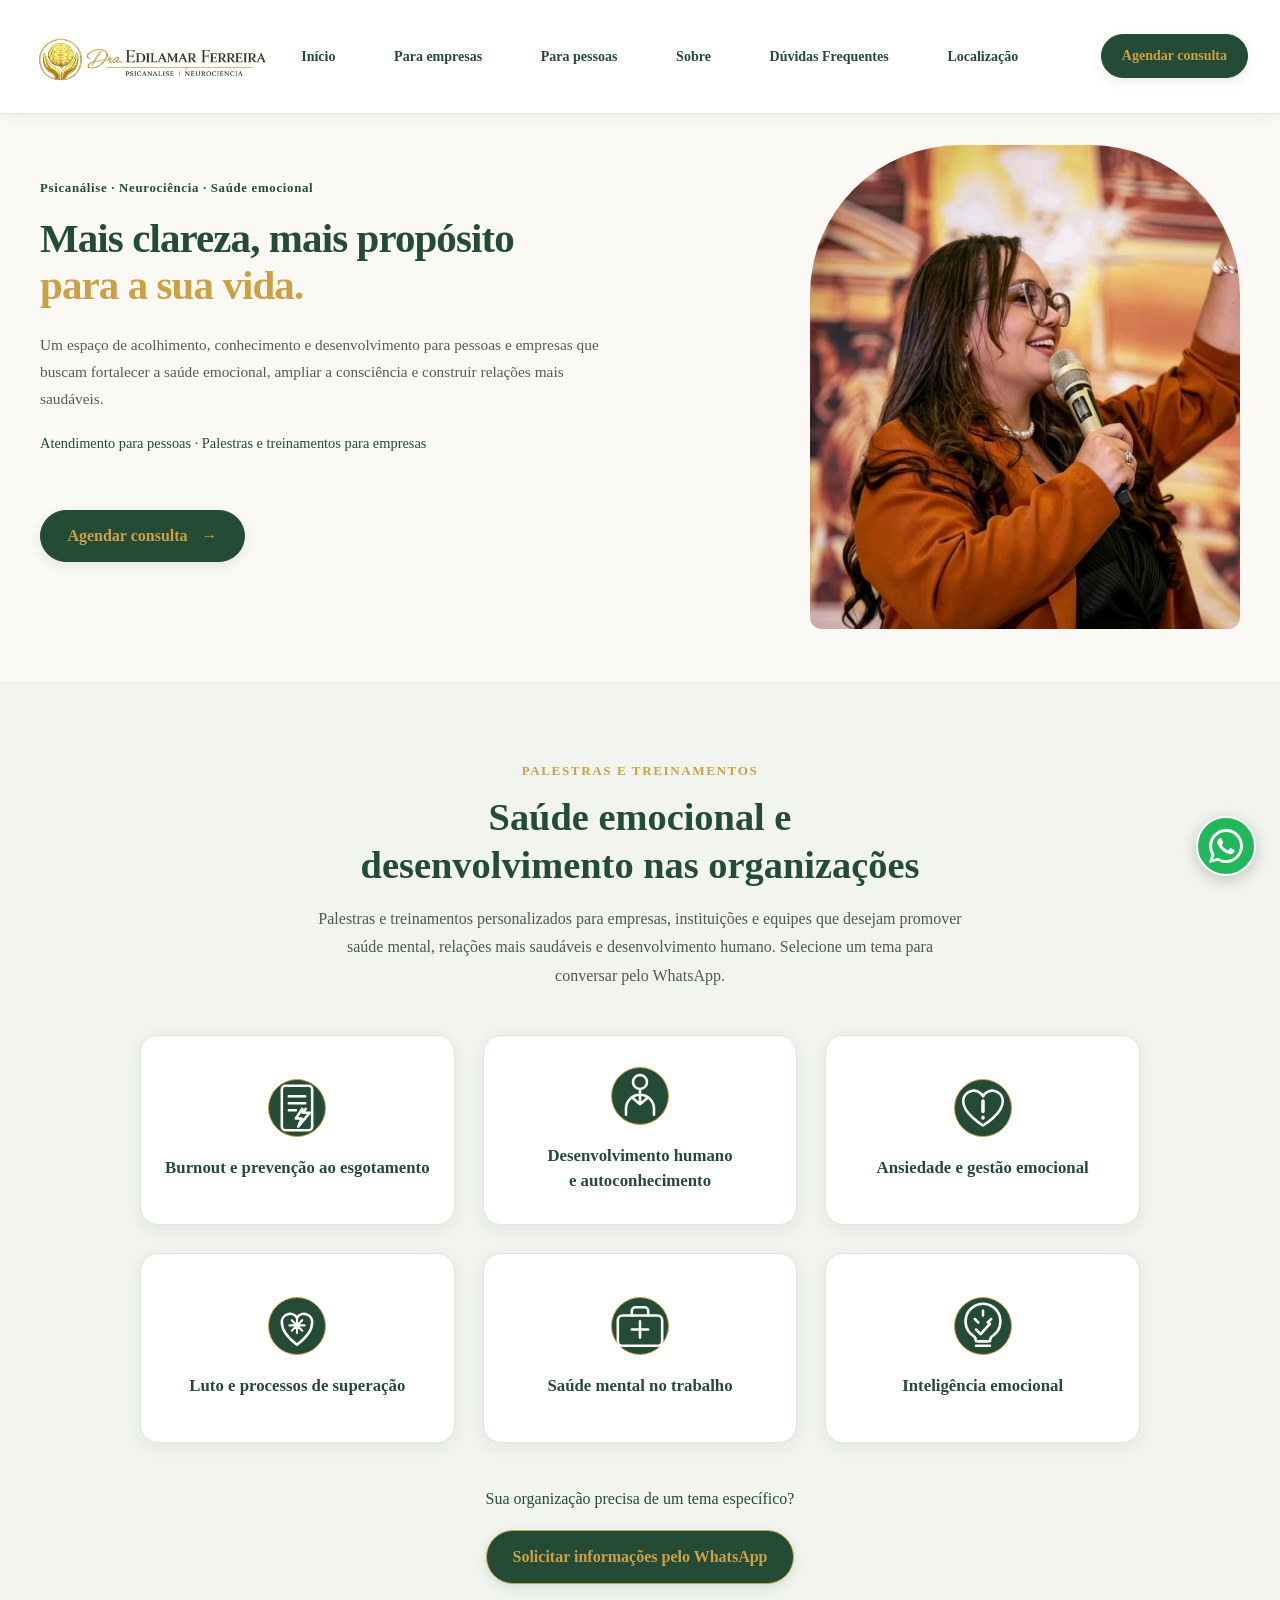
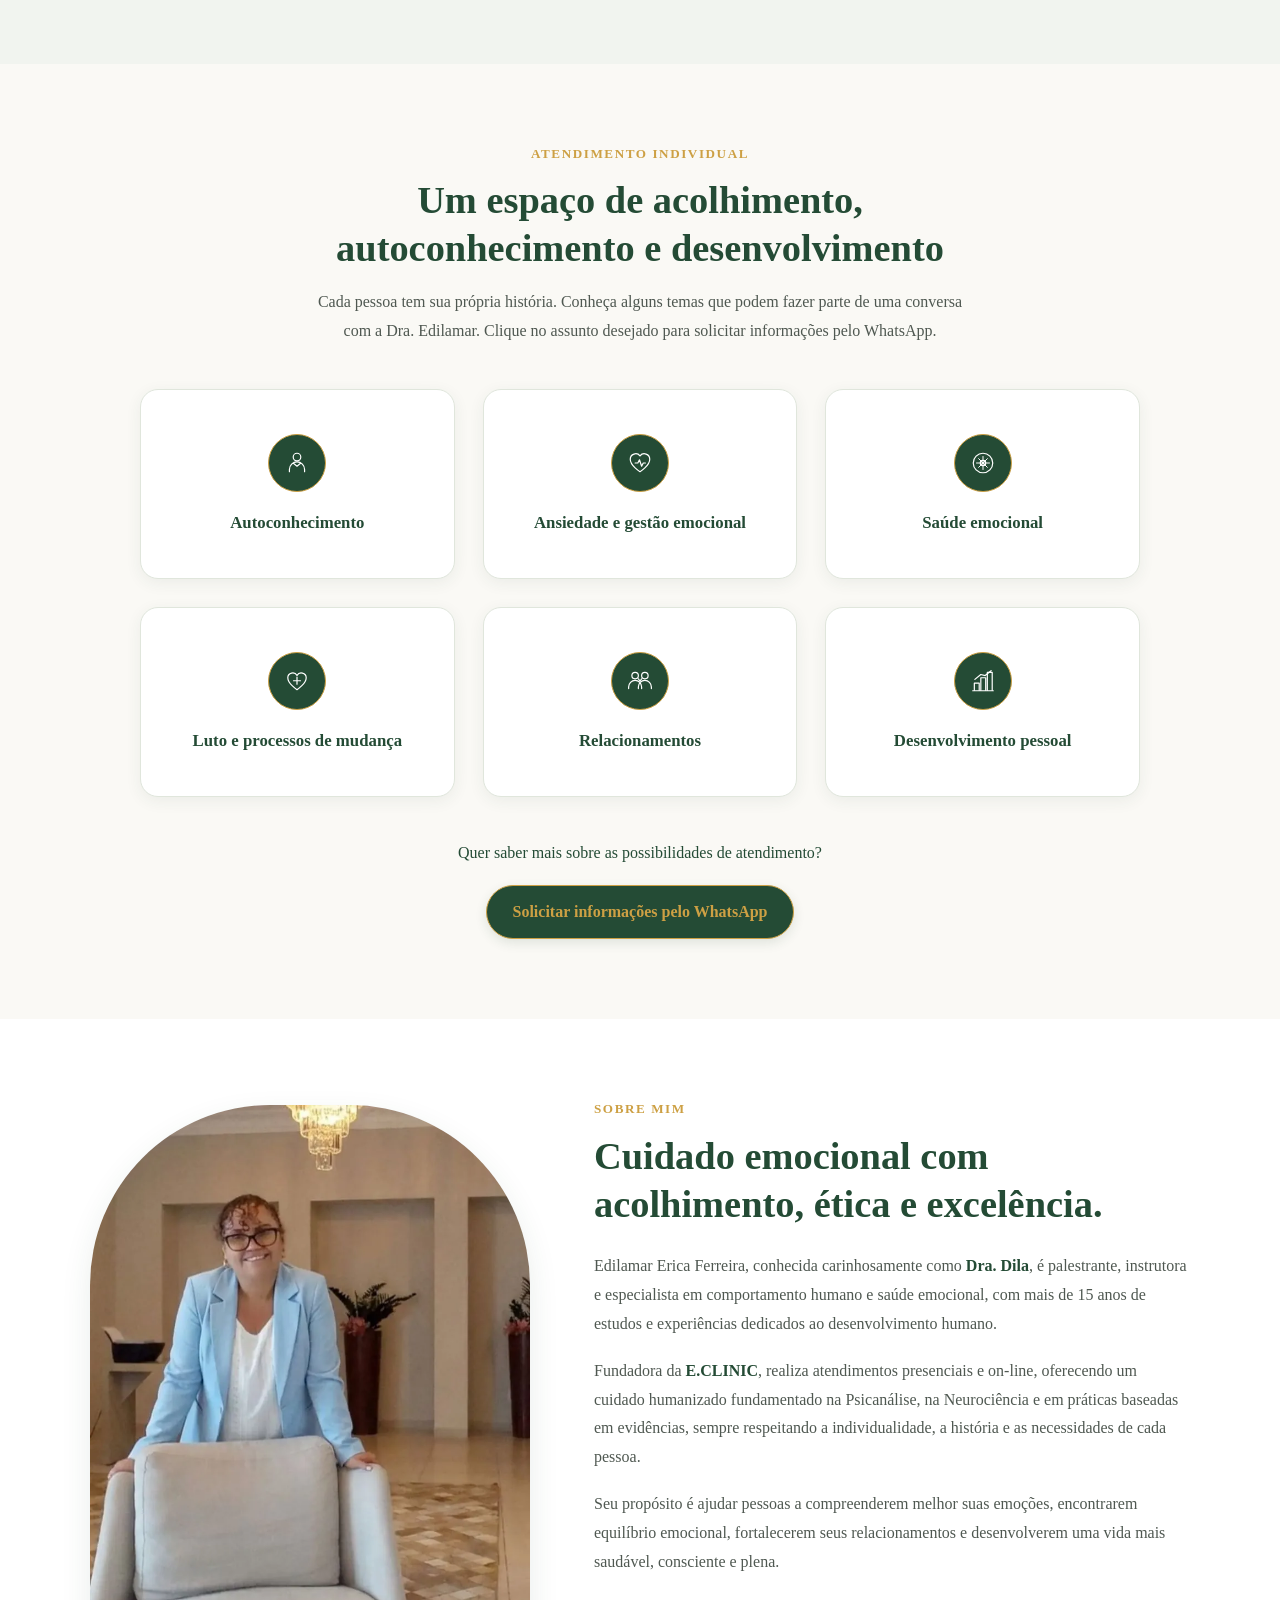
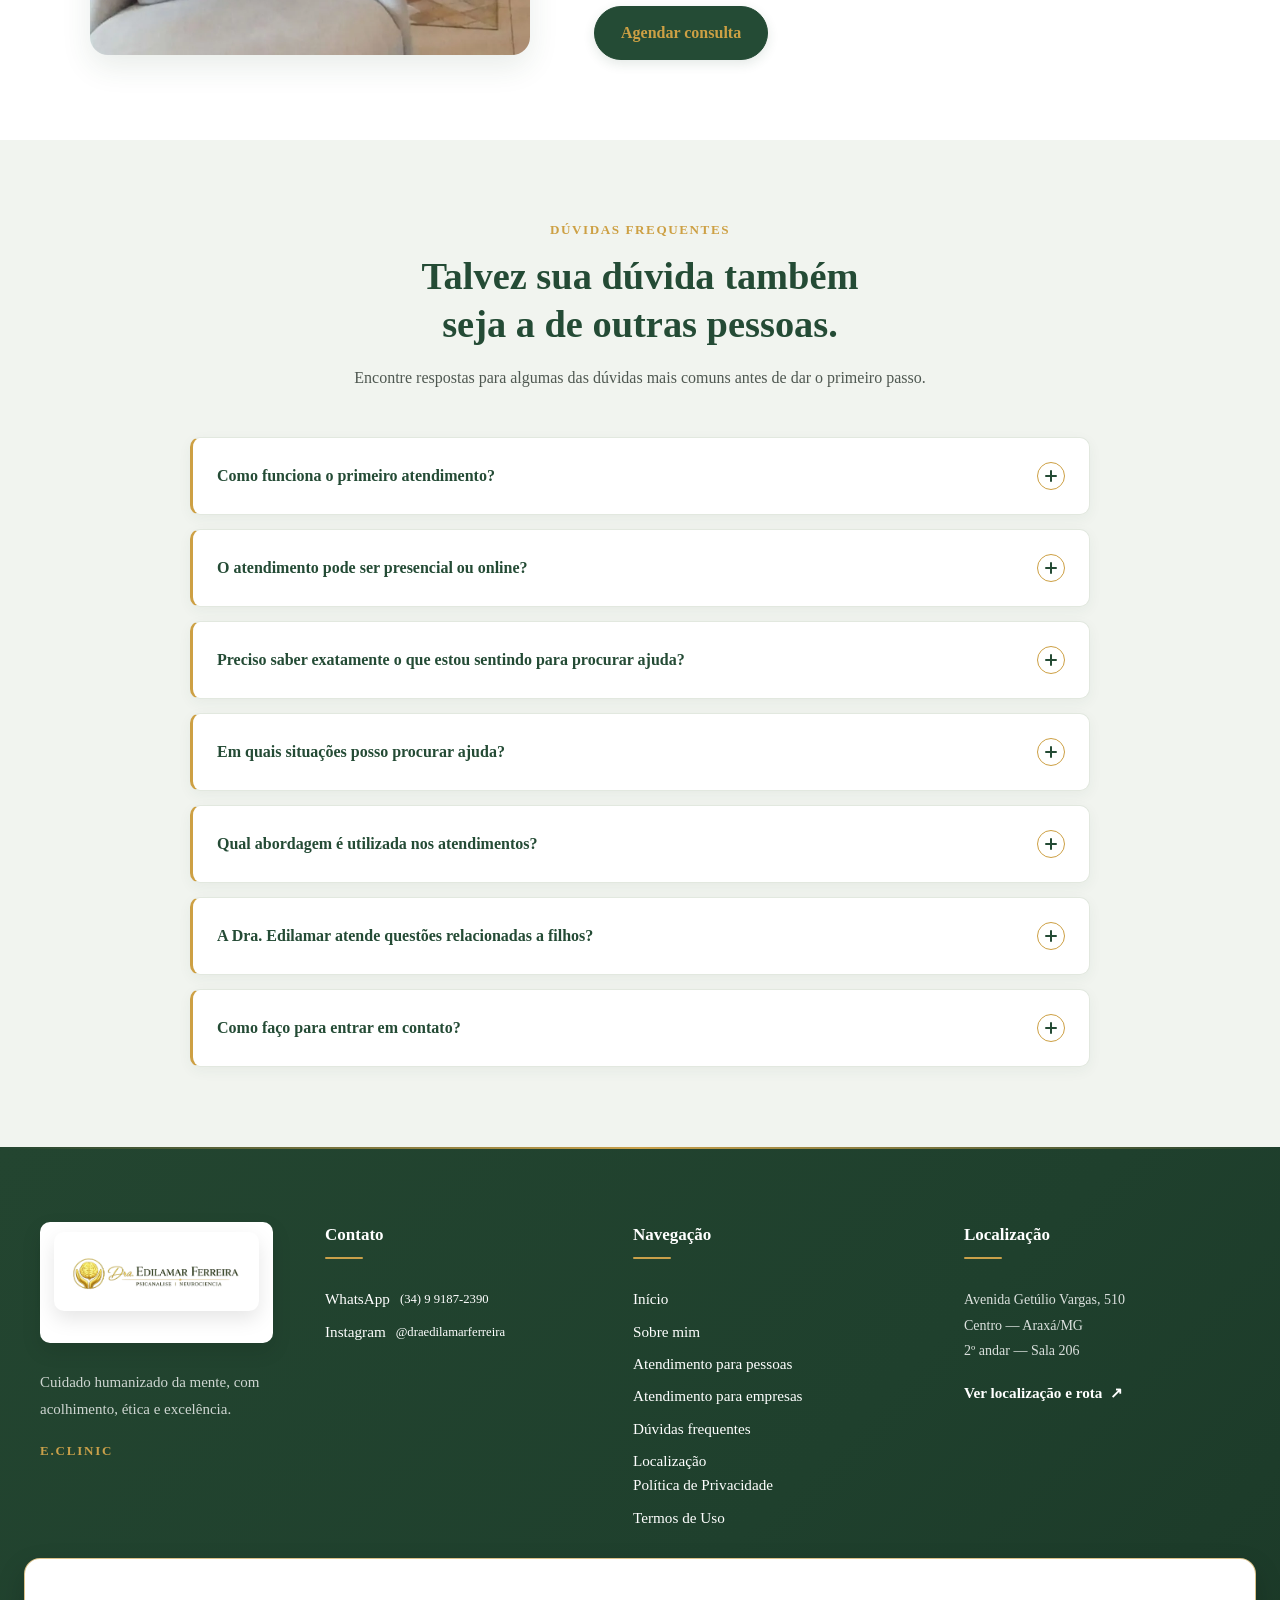
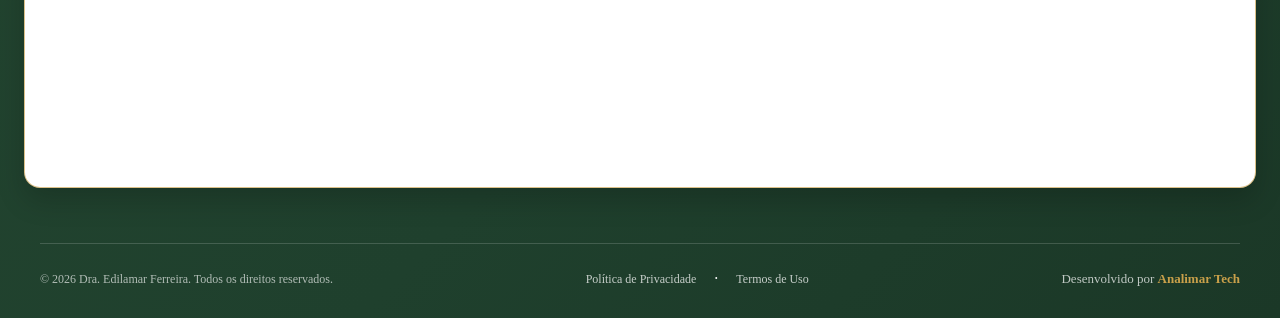
<file: index.html>
<!DOCTYPE html>
<html lang="pt-BR">
    <head>
        <meta charset="UTF-8">
        <meta name="viewport" content="width=device-width, initial-scale=1.0">

        <title>Dra. Edilamar Ferreira | Psicanálise com Consultas Online e
            Presenciais</title>

        <meta name="description"
            content="Dra. Edilamar Ferreira: psicanálise, neurociência e saúde emocional. Atendimento online e presencial, além de palestras e treinamentos para empresas.">
        <!-- Favicon -->
        <link
            rel="icon"
            href="./image/favicon/favicon.ico">

        <!-- Conexão com o CSS -->
        <link
            rel="stylesheet"
            href="./CSS/style.css">

        <!-- Conexão com o JavaScript -->
        <script
            src="./JavaScript/script.js"
            defer></script>
    </head>

    <body>

        <!-- Cabeçalho -->
        <header class="cabecalho">

            <div class="cabecalho__container">

                <!-- Logo -->
                <a
                    class="cabecalho__logo"
                    href="./index.html"
                    aria-label="Dra. Edilamar Ferreira — página inicial">
                    <img
                        src="./image/logo/logo.png"
                        alt="Dra. Edilamar Ferreira — Psicanálise e Neurociência"
                        width="809"
                        height="149">
                </a>

                <!-- Botão do menu para dispositivos móveis -->
                <button
                    class="cabecalho__menu-toggle"
                    type="button"
                    aria-label="Abrir menu de navegação"
                    aria-controls="menu-principal"
                    aria-expanded="false">
                    <span></span>
                    <span></span>
                    <span></span>
                </button>

                <!-- Menu de navegação -->
                <nav
                    class="cabecalho__navegacao"
                    id="menu-principal"
                    aria-label="Navegação principal">
                    <ul class="cabecalho__lista">

                        <li>
                            <a
                                class="cabecalho__link"
                                href="#inicio">
                                Início
                            </a>
                        </li>

                        <li>
                            <a
                                class="cabecalho__link"
                                href="#para-empresas">
                                Para empresas
                            </a>
                        </li>

                        <li>
                            <a
                                class="cabecalho__link"
                                href="#para-pessoas">
                                Para pessoas
                            </a>
                        </li>

                        <li>
                            <a
                                class="cabecalho__link"
                                href="#sobre">
                                Sobre
                            </a>
                        </li>

                        <li>
                            <a
                                class="cabecalho__link"
                                href="#duvidas">
                                Dúvidas Frequentes
                            </a>
                        </li>
                        <li>
                            <a class="cabecalho__link" href="#rodape">
                                Localização
                            </a>
                        </li>

                        <li class="cabecalho__item-cta">
                            <a
                                class="cabecalho__cta"
                                href="https://api.whatsapp.com/send/?phone=5534991872390&text=Ol%C3%A1%2C+Dra.+Edilamar%21+Encontrei+seu+site+e+gostaria+de+agendar+uma+consulta."
                                target="_blank"
                                rel="noopener noreferrer">
                                Agendar consulta
                            </a>
                        </li>

                    </ul>
                </nav>

            </div>

            <script type="application/ld+json">
{
  "@context": "https://schema.org",
  "@type": "ProfessionalService",
  "name": "Dra. Edilamar Ferreira",
  "description": "Atendimento em psicanálise, neurociência e saúde emocional, com consultas presenciais e online, palestras e treinamentos para empresas.",
  "telephone": "+55 34 99187-2390",
  "address": {
    "@type": "PostalAddress",
    "streetAddress": "Avenida Getúlio Vargas, 510, 2º andar, Sala 206",
    "addressLocality": "Araxá",
    "addressRegion": "MG",
    "addressCountry": "BR"
  },
  "sameAs": [
    "https://www.instagram.com/draedilamarferreira/"
  ],
  "areaServed": {
    "@type": "Country",
    "name": "Brasil"
  },
  "availableChannel": {
    "@type": "ServiceChannel",
    "serviceType": "Atendimento presencial e online"
  }
}
</script>

        </header>

        <!-- Conteúdo principal do site -->
        <main id="conteudo-principal">

            <!-- Banner principal -->
            <section
                class="banner"
                id="inicio"
                aria-labelledby="banner-titulo">

                <div class="banner__container">

                    <!-- Conteúdo textual do banner -->
                    <div class="banner__conteudo">

                        <p class="banner__especialidade">
                            Psicanálise · Neurociência · Saúde emocional
                        </p>

                        <h1 class="banner__titulo" id="banner-titulo">
                            Mais clareza,
                            mais propósito
                            <span>para a sua vida.</span>
                        </h1>

                        <p class="banner__descricao">
                            Um espaço de acolhimento, conhecimento e
                            desenvolvimento para pessoas e empresas que
                            buscam fortalecer a saúde emocional, ampliar
                            a consciência e construir relações mais
                            saudáveis.
                        </p>

                        <p class="banner__publico">
                            Atendimento para pessoas · Palestras e
                            treinamentos
                            para empresas
                        </p>

                    </div>

                    <!-- Fotografia da profissional -->
                    <div class="banner__imagem">

                        <img
                            src="./image/fotos/foto-banner.webp"
                            alt="Dra. Edilamar Ferreira, profissional de psicanálise e neurociência."
                            width="800"
                            height="900"
                            fetchpriority="high"
                            decoding="async">

                    </div>
                    <a
                        class="banner__cta"
                        href="https://api.whatsapp.com/send/?phone=5534991872390&amp;text=Ol%C3%A1%2C%20Dra.%20Edilamar%21%20Conheci%20seu%20trabalho%20pelo%20site%20e%20gostaria%20de%20mais%20informa%C3%A7%C3%B5es%20sobre%20seus%20servi%C3%A7os%20para%20pessoas%20e%20empresas."
                        target="_blank"
                        rel="noopener noreferrer"
                        aria-label="Entrar em contato com a Dra. Edilamar pelo WhatsApp. Abre em nova aba.">
                        <span>Agendar consulta</span>
                        <span aria-hidden="true">→</span>
                    </a>
                </div>

            </section>

            <!-- Seção: Para Empresas -->
            <section class="empresas" id="para-empresas"
                aria-labelledby="empresas-titulo">

                <div class="empresas__container">

                    <header class="empresas__cabecalho">
                        <p class="empresas__subtitulo">
                            PALESTRAS E TREINAMENTOS
                        </p>

                        <h2 class="empresas__titulo" id="empresas-titulo">
                            Saúde emocional e desenvolvimento nas
                            organizações
                        </h2>

                        <p class="empresas__descricao">
                            Palestras e treinamentos personalizados para
                            empresas,
                            instituições e equipes que desejam promover
                            saúde
                            mental,
                            relações mais saudáveis e desenvolvimento
                            humano.
                            Selecione um tema para conversar pelo WhatsApp.
                        </p>
                    </header>

                    <ul class="empresas__lista"
                        aria-label="Temas de palestras e treinamentos">

                        <!-- Card 1 -->
                        <li class="empresas__item">

                            <a
                                class="empresas__card"
                                href="https://wa.me/5534991872390?text=Ol%C3%A1%2C%20Dra.%20Edilamar!%20Gostaria%20de%20informa%C3%A7%C3%B5es%20sobre%20palestra%20de%20burnout%20e%20preven%C3%A7%C3%A3o%20ao%20esgotamento."
                                target="_blank"
                                rel="noopener noreferrer"
                                aria-label="Consultar pelo WhatsApp sobre palestra de burnout e prevenção ao esgotamento">
                                <span
                                    class="empresas__icone"
                                    aria-hidden="true">
                                    <svg
                                        viewBox="0 0 48 48"
                                        fill="none"
                                        xmlns="http://www.w3.org/2000/svg">
                                        <rect
                                            x="11"
                                            y="5"
                                            width="26"
                                            height="38"
                                            rx="3"
                                            stroke="currentColor"
                                            stroke-width="2.2" />
                                        <path
                                            d="M17 14h14M17 20h14M17 26h6"
                                            stroke="currentColor"
                                            stroke-width="2.2"
                                            stroke-linecap="round" />
                                        <path
                                            d="M29 24l-6 9h5l-3 7 10-12h-6l3-4"
                                            stroke="currentColor"
                                            stroke-width="2.2"
                                            stroke-linejoin="round" />
                                    </svg>
                                </span>

                                <h3 class="empresas__card-titulo">
                                    Burnout e prevenção ao esgotamento
                                </h3>
                            </a>

                        </li>

                        <!-- Card 2 -->
                        <li class="empresas__item">

                            <a
                                class="empresas__card"
                                href="https://wa.me/5534991872390?text=Ol%C3%A1%2C%20Dra.%20Edilamar!%20Gostaria%20de%20informa%C3%A7%C3%B5es%20sobre%20palestra%20de%20desenvolvimento%20humano%20e%20autoconhecimento."
                                target="_blank"
                                rel="noopener noreferrer"
                                aria-label="Consultar pelo WhatsApp sobre palestra de desenvolvimento humano e autoconhecimento">
                                <span
                                    class="empresas__icone"
                                    aria-hidden="true">
                                    <svg
                                        viewBox="0 0 48 48"
                                        fill="none"
                                        xmlns="http://www.w3.org/2000/svg">
                                        <circle
                                            cx="24"
                                            cy="12"
                                            r="6"
                                            stroke="currentColor"
                                            stroke-width="2.2" />
                                        <path
                                            d="M12 40v-5a12 12 0 0 1 24 0v5M24 19v12M17 25l7 6 7-6"
                                            stroke="currentColor"
                                            stroke-width="2.2"
                                            stroke-linecap="round"
                                            stroke-linejoin="round" />
                                    </svg>
                                </span>

                                <h3 class="empresas__card-titulo">
                                    Desenvolvimento humano e
                                    autoconhecimento
                                </h3>
                            </a>

                        </li>

                        <!-- Card 3 -->
                        <li class="empresas__item">

                            <a
                                class="empresas__card"
                                href="https://wa.me/5534991872390?text=Ol%C3%A1%2C%20Dra.%20Edilamar!%20Gostaria%20de%20informa%C3%A7%C3%B5es%20sobre%20palestra%20de%20ansiedade%20e%20gest%C3%A3o%20emocional."
                                target="_blank"
                                rel="noopener noreferrer"
                                aria-label="Consultar pelo WhatsApp sobre palestra de ansiedade e gestão emocional">
                                <span
                                    class="empresas__icone"
                                    aria-hidden="true">
                                    <svg
                                        viewBox="0 0 48 48"
                                        fill="none"
                                        xmlns="http://www.w3.org/2000/svg">
                                        <path
                                            d="M24 39S7 29 7 18a9 9 0 0 1 17-4 9 9 0 0 1 17 4c0 11-17 21-17 21Z"
                                            stroke="currentColor"
                                            stroke-width="2.2"
                                            stroke-linejoin="round" />
                                        <path
                                            d="M24 18v9M24 32v.5"
                                            stroke="currentColor"
                                            stroke-width="3"
                                            stroke-linecap="round" />
                                    </svg>
                                </span>

                                <h3 class="empresas__card-titulo">
                                    Ansiedade e gestão emocional
                                </h3>
                            </a>

                        </li>

                        <!-- Card 4 -->
                        <li class="empresas__item">

                            <a
                                class="empresas__card"
                                href="https://wa.me/5534991872390?text=Ol%C3%A1%2C%20Dra.%20Edilamar!%20Gostaria%20de%20informa%C3%A7%C3%B5es%20sobre%20palestra%20de%20luto%20e%20processos%20de%20supera%C3%A7%C3%A3o."
                                target="_blank"
                                rel="noopener noreferrer"
                                aria-label="Consultar pelo WhatsApp sobre palestra de luto e processos de superação">
                                <span
                                    class="empresas__icone"
                                    aria-hidden="true">
                                    <svg
                                        viewBox="0 0 48 48"
                                        fill="none"
                                        xmlns="http://www.w3.org/2000/svg">
                                        <path
                                            d="M24 40C16 34 11 28 11 21a7 7 0 0 1 13-4 7 7 0 0 1 13 4c0 7-5 13-13 19Z"
                                            stroke="currentColor"
                                            stroke-width="2.2"
                                            stroke-linejoin="round" />
                                        <path
                                            d="M24 17v13M17.5 23.5h13M19.5 19l9 9M28.5 19l-9 9"
                                            stroke="currentColor"
                                            stroke-width="1.8"
                                            stroke-linecap="round" />
                                    </svg>
                                </span>

                                <h3 class="empresas__card-titulo">
                                    Luto e processos de superação
                                </h3>
                            </a>

                        </li>

                        <!-- Card 5 -->
                        <li class="empresas__item">

                            <a
                                class="empresas__card"
                                href="https://wa.me/5534991872390?text=Ol%C3%A1%2C%20Dra.%20Edilamar!%20Gostaria%20de%20informa%C3%A7%C3%B5es%20sobre%20palestra%20de%20sa%C3%BAde%20mental%20no%20trabalho."
                                target="_blank"
                                rel="noopener noreferrer"
                                aria-label="Consultar pelo WhatsApp sobre palestra de saúde mental no trabalho">

                                <span class="empresas__icone"
                                    aria-hidden="true">
                                    <svg
                                        viewBox="0 0 48 48"
                                        fill="none"
                                        xmlns="http://www.w3.org/2000/svg">
                                        <rect
                                            x="5"
                                            y="15"
                                            width="38"
                                            height="26"
                                            rx="4"
                                            stroke="currentColor"
                                            stroke-width="2.2" />
                                        <path
                                            d="M17 15v-4a3 3 0 0 1 3-3h8a3 3 0 0 1 3 3v4M24 20v14M17 27h14"
                                            stroke="currentColor"
                                            stroke-width="2.2"
                                            stroke-linecap="round" />
                                    </svg>
                                </span>

                                <h3 class="empresas__card-titulo">
                                    Saúde mental no trabalho
                                </h3>
                            </a>

                        </li>

                        <!-- Card 6 -->
                        <li class="empresas__item">
                            <a
                                class="empresas__card"
                                href="https://wa.me/5534991872390?text=Ol%C3%A1%2C%20Dra.%20Edilamar!%20Gostaria%20de%20informa%C3%A7%C3%B5es%20sobre%20palestra%20de%20intelig%C3%AAncia%20emocional."
                                target="_blank"
                                rel="noopener noreferrer"
                                aria-label="Consultar pelo WhatsApp sobre palestra de inteligência emocional">

                                <span
                                    class="empresas__icone"
                                    aria-hidden="true">

                                    <svg
                                        viewBox="0 0 48 48"
                                        fill="none"
                                        xmlns="http://www.w3.org/2000/svg">

                                        <path
                                            d="M24 5a15 15 0 0 0-9 27c2 1 3 3 3 5h12c0-2 1-4 3-5a15 15 0 0 0-9-27Z"
                                            stroke="currentColor"
                                            stroke-width="2.2"
                                            stroke-linejoin="round" />

                                        <path
                                            d="M18 41h12M20 37h8M24 11v4M17 18l3 3M31 18l-3 3M18 27l4 4 8-9"
                                            stroke="currentColor"
                                            stroke-width="2.2"
                                            stroke-linecap="round"
                                            stroke-linejoin="round" />

                                    </svg>
                                </span>

                                <h3 class="empresas__card-titulo">
                                    Inteligência emocional
                                </h3>
                            </a>
                        </li>

                    </ul>

                    <!-- Contato geral para empresas -->
                    <div class="empresas__contato">

                        <p class="empresas__contato-texto">
                            Sua organização precisa de um tema específico?
                        </p>

                        <a
                            class="empresas__cta"
                            href="https://wa.me/5534991872390?text=Ol%C3%A1%2C%20Dra.%20Edilamar!%20Gostaria%20de%20conversar%20sobre%20palestras%20e%20treinamentos%20para%20minha%20organiza%C3%A7%C3%A3o."
                            target="_blank"
                            rel="noopener noreferrer"
                            aria-label="Solicitar informações sobre palestras e treinamentos pelo WhatsApp">
                            Solicitar informações pelo WhatsApp
                        </a>
                    </div>

                </div>

            </section>

            <!-- Seção: Para Pessoas -->
            <section
                class="pessoas"
                id="para-pessoas"
                aria-labelledby="pessoas-titulo">

                <div class="pessoas__container">

                    <!-- Cabeçalho da seção -->
                    <header class="pessoas__cabecalho">

                        <p class="pessoas__subtitulo">
                            ATENDIMENTO INDIVIDUAL
                        </p>

                        <h2
                            class="pessoas__titulo"
                            id="pessoas-titulo">
                            Um espaço de acolhimento,
                            autoconhecimento e desenvolvimento
                        </h2>

                        <p class="pessoas__descricao">
                            Cada pessoa tem sua própria história.
                            Conheça alguns temas que podem fazer parte
                            de uma conversa com a Dra. Edilamar.
                            Clique no assunto desejado para solicitar
                            informações pelo WhatsApp.
                        </p>

                    </header>

                    <!-- Cards de temas para pessoas -->
                    <ul
                        class="pessoas__lista"
                        aria-label="Temas de atendimento para pessoas">

                        <!-- Card 1: Autoconhecimento -->
                        <li class="pessoas__item">

                            <a
                                class="pessoas__card"
                                href="https://wa.me/5534991872390?text=Ol%C3%A1%2C%20Dra.%20Edilamar!%20Gostaria%20de%20informa%C3%A7%C3%B5es%20sobre%20autoconhecimento."
                                target="_blank"
                                rel="noopener noreferrer"
                                aria-label="Solicitar informações sobre autoconhecimento pelo WhatsApp">

                                <span
                                    class="pessoas__icone"
                                    aria-hidden="true">
                                    <svg
                                        viewBox="0 0 48 48"
                                        fill="none"
                                        xmlns="http://www.w3.org/2000/svg">
                                        <circle
                                            cx="24"
                                            cy="13"
                                            r="7"
                                            stroke="currentColor"
                                            stroke-width="2.2" />
                                        <path
                                            d="M10 40v-4a14 14 0 0 1 28 0v4M18 25l6 5 6-5"
                                            stroke="currentColor"
                                            stroke-width="2.2"
                                            stroke-linecap="round"
                                            stroke-linejoin="round" />
                                    </svg>
                                </span>

                                <h3 class="pessoas__card-titulo">
                                    Autoconhecimento
                                </h3>

                            </a>

                        </li>

                        <!-- Card 2: Ansiedade e gestão emocional -->
                        <li class="pessoas__item">

                            <a
                                class="pessoas__card"
                                href="https://wa.me/5534991872390?text=Ol%C3%A1%2C%20Dra.%20Edilamar!%20Gostaria%20de%20informa%C3%A7%C3%B5es%20sobre%20ansiedade%20e%20gest%C3%A3o%20emocional."
                                target="_blank"
                                rel="noopener noreferrer"
                                aria-label="Solicitar informações sobre ansiedade e gestão emocional pelo WhatsApp">

                                <span
                                    class="pessoas__icone"
                                    aria-hidden="true">
                                    <svg
                                        viewBox="0 0 48 48"
                                        fill="none"
                                        xmlns="http://www.w3.org/2000/svg">
                                        <path
                                            d="M24 40S6 29 6 17a10 10 0 0 1 18-6 10 10 0 0 1 18 6c0 12-18 23-18 23Z"
                                            stroke="currentColor"
                                            stroke-width="2.2"
                                            stroke-linejoin="round" />
                                        <path
                                            d="M15 24h5l3-6 4 12 3-6h4"
                                            stroke="currentColor"
                                            stroke-width="2.2"
                                            stroke-linecap="round"
                                            stroke-linejoin="round" />
                                    </svg>
                                </span>

                                <h3 class="pessoas__card-titulo">
                                    Ansiedade e gestão emocional
                                </h3>

                            </a>

                        </li>

                        <!-- Card 3: Saúde emocional -->
                        <li class="pessoas__item">

                            <a
                                class="pessoas__card"
                                href="https://wa.me/5534991872390?text=Ol%C3%A1%2C%20Dra.%20Edilamar!%20Gostaria%20de%20informa%C3%A7%C3%B5es%20sobre%20sa%C3%BAde%20emocional."
                                target="_blank"
                                rel="noopener noreferrer"
                                aria-label="Solicitar informações sobre saúde emocional pelo WhatsApp">

                                <span
                                    class="pessoas__icone"
                                    aria-hidden="true">
                                    <svg
                                        viewBox="0 0 48 48"
                                        fill="none"
                                        xmlns="http://www.w3.org/2000/svg">
                                        <circle
                                            cx="24"
                                            cy="24"
                                            r="18"
                                            stroke="currentColor"
                                            stroke-width="2.2" />
                                        <path
                                            d="M24 12v24M12 24h24M16 16l16 16M32 16 16 32"
                                            stroke="currentColor"
                                            stroke-width="1.8"
                                            stroke-linecap="round" />
                                        <circle
                                            cx="24"
                                            cy="24"
                                            r="5"
                                            stroke="currentColor"
                                            stroke-width="2.2" />
                                    </svg>
                                </span>

                                <h3 class="pessoas__card-titulo">
                                    Saúde emocional
                                </h3>

                            </a>

                        </li>

                        <!-- Card 4: Luto e processos de mudança -->
                        <li class="pessoas__item">

                            <a
                                class="pessoas__card"
                                href="https://wa.me/5534991872390?text=Ol%C3%A1%2C%20Dra.%20Edilamar!%20Gostaria%20de%20informa%C3%A7%C3%B5es%20sobre%20luto%20e%20processos%20de%20mudan%C3%A7a."
                                target="_blank"
                                rel="noopener noreferrer"
                                aria-label="Solicitar informações sobre luto e processos de mudança pelo WhatsApp">

                                <span
                                    class="pessoas__icone"
                                    aria-hidden="true">
                                    <svg
                                        viewBox="0 0 48 48"
                                        fill="none"
                                        xmlns="http://www.w3.org/2000/svg">
                                        <path
                                            d="M24 40S7 29 7 18a9 9 0 0 1 17-4 9 9 0 0 1 17 4c0 11-17 22-17 22Z"
                                            stroke="currentColor"
                                            stroke-width="2.2"
                                            stroke-linejoin="round" />
                                        <path
                                            d="M24 17v13M17.5 23.5h13"
                                            stroke="currentColor"
                                            stroke-width="2.2"
                                            stroke-linecap="round" />
                                    </svg>
                                </span>

                                <h3 class="pessoas__card-titulo">
                                    Luto e processos de mudança
                                </h3>

                            </a>

                        </li>

                        <!-- Card 5: Relacionamentos -->
                        <li class="pessoas__item">

                            <a
                                class="pessoas__card"
                                href="https://wa.me/5534991872390?text=Ol%C3%A1%2C%20Dra.%20Edilamar!%20Gostaria%20de%20informa%C3%A7%C3%B5es%20sobre%20relacionamentos%20e%20rela%C3%A7%C3%B5es%20interpessoais."
                                target="_blank"
                                rel="noopener noreferrer"
                                aria-label="Solicitar informações sobre relacionamentos pelo WhatsApp">

                                <span
                                    class="pessoas__icone"
                                    aria-hidden="true">
                                    <svg
                                        viewBox="0 0 48 48"
                                        fill="none"
                                        xmlns="http://www.w3.org/2000/svg">
                                        <circle
                                            cx="15"
                                            cy="14"
                                            r="6"
                                            stroke="currentColor"
                                            stroke-width="2.2" />
                                        <circle
                                            cx="33"
                                            cy="14"
                                            r="6"
                                            stroke="currentColor"
                                            stroke-width="2.2" />
                                        <path
                                            d="M3 38v-3a12 12 0 0 1 24 0v3M21 38v-3a12 12 0 0 1 24 0v3M21 20l3 4 3-4"
                                            stroke="currentColor"
                                            stroke-width="2.2"
                                            stroke-linecap="round"
                                            stroke-linejoin="round" />
                                    </svg>
                                </span>

                                <h3 class="pessoas__card-titulo">
                                    Relacionamentos
                                </h3>

                            </a>

                        </li>

                        <!-- Card 6: Desenvolvimento pessoal -->
                        <li class="pessoas__item">

                            <a
                                class="pessoas__card"
                                href="https://wa.me/5534991872390?text=Ol%C3%A1%2C%20Dra.%20Edilamar!%20Gostaria%20de%20informa%C3%A7%C3%B5es%20sobre%20desenvolvimento%20pessoal."
                                target="_blank"
                                rel="noopener noreferrer"
                                aria-label="Solicitar informações sobre desenvolvimento pessoal pelo WhatsApp">

                                <span
                                    class="pessoas__icone"
                                    aria-hidden="true">
                                    <svg
                                        viewBox="0 0 48 48"
                                        fill="none"
                                        xmlns="http://www.w3.org/2000/svg">
                                        <path
                                            d="M8 40V28h9v12M20 40V18h9v22M32 40V8h9v32M5 42h38"
                                            stroke="currentColor"
                                            stroke-width="2.2"
                                            stroke-linecap="round"
                                            stroke-linejoin="round" />
                                        <path
                                            d="m9 21 11-9 8 2 11-9"
                                            stroke="currentColor"
                                            stroke-width="2.2"
                                            stroke-linecap="round"
                                            stroke-linejoin="round" />
                                    </svg>
                                </span>

                                <h3 class="pessoas__card-titulo">
                                    Desenvolvimento pessoal
                                </h3>

                            </a>

                        </li>

                    </ul>

                    <!-- Contato geral para pessoas -->
                    <div class="pessoas__contato">

                        <p class="pessoas__contato-texto">
                            Quer saber mais sobre as possibilidades
                            de atendimento?
                        </p>

                        <a
                            class="pessoas__cta"
                            href="https://wa.me/5534991872390?text=Ol%C3%A1%2C%20Dra.%20Edilamar!%20Gostaria%20de%20informa%C3%A7%C3%B5es%20sobre%20seus%20atendimentos%20para%20pessoas."
                            target="_blank"
                            rel="noopener noreferrer"
                            aria-label="Conversar com a Dra. Edilamar pelo WhatsApp sobre atendimento para pessoas">
                            Solicitar informações pelo WhatsApp
                        </a>

                    </div>

                </div>

            </section>
            <!-- Seção: Sobre a Dra. Edilamar -->
            <section
                class="sobre"
                id="sobre"
                aria-labelledby="sobre-titulo">

                <div class="sobre__container">

                    <!-- Fotografia da profissional -->
                    <div class="sobre__imagem">

                        <img
                            src="./image/fotos/foto-sobre-mim.webp"
                            alt="Dra. Edilamar Ferreira, conhecida como Dra. Dila, sorrindo e usando blazer azul-claro."
                            width="800"
                            height="1000"
                            loading="lazy"
                            decoding="async">

                    </div>

                    <!-- Apresentação profissional -->
                    <div class="sobre__conteudo">

                        <p class="sobre__subtitulo">
                            SOBRE MIM
                        </p>

                        <h2
                            class="sobre__titulo"
                            id="sobre-titulo">
                            Cuidado emocional com acolhimento, ética e
                            excelência.
                        </h2>

                        <p class="sobre__descricao">
                            Edilamar Erica Ferreira, conhecida
                            carinhosamente
                            como
                            <strong>Dra. Dila</strong>, é palestrante,
                            instrutora e
                            especialista em comportamento humano e saúde
                            emocional,
                            com mais de 15 anos de estudos e experiências
                            dedicados
                            ao desenvolvimento humano.
                        </p>

                        <p class="sobre__texto">
                            Fundadora da <strong>E.CLINIC</strong>, realiza
                            atendimentos
                            presenciais e on-line, oferecendo um cuidado
                            humanizado
                            fundamentado na Psicanálise, na Neurociência e
                            em
                            práticas
                            baseadas em evidências, sempre respeitando a
                            individualidade,
                            a história e as necessidades de cada pessoa.
                        </p>

                        <p class="sobre__texto">
                            Seu propósito é ajudar pessoas a compreenderem
                            melhor suas
                            emoções, encontrarem equilíbrio emocional,
                            fortalecerem seus
                            relacionamentos e desenvolverem uma vida mais
                            saudável,
                            consciente e plena.
                        </p>

                        <!-- Ações de contato -->
                        <div class="sobre__acoes">

                            <a
                                class="sobre__cta"
                                href="https://wa.me/5534991872390?text=Ol%C3%A1%2C%20Dra.%20Dila!%20Gostaria%20de%20informa%C3%A7%C3%B5es%20sobre%20seus%20atendimentos."
                                target="_blank"
                                rel="noopener noreferrer"
                                aria-label="Agendar consulta com a Dra. Dila pelo WhatsApp">
                                Agendar consulta
                            </a>

                        </div>

                    </div>

                </div>

            </section>

            <!-- SEÇÃO: DÚVIDAS FREQUENTES -->
            <section
                class="duvidas"
                id="duvidas"
                aria-labelledby="duvidas-titulo">
                <div class="duvidas__container">

                    <!-- Cabeçalho da seção -->
                    <header class="duvidas__cabecalho">

                        <span class="duvidas__subtitulo">
                            Dúvidas frequentes
                        </span>

                        <h2
                            class="duvidas__titulo"
                            id="duvidas-titulo">
                            Talvez sua dúvida também seja a de
                            outras pessoas.
                        </h2>

                        <p class="duvidas__descricao">
                            Encontre respostas para algumas das dúvidas mais
                            comuns antes de dar o primeiro passo.
                        </p>

                    </header>

                    <!-- Lista de perguntas e respostas -->
                    <div class="duvidas__lista">

                        <details class="duvidas__item">
                            <summary class="duvidas__pergunta">
                                <span>Como funciona o primeiro
                                    atendimento?</span>
                                <span class="duvidas__icone"
                                    aria-hidden="true"></span>
                            </summary>

                            <div class="duvidas__resposta">
                                <p>
                                    O primeiro atendimento é um momento de
                                    acolhimento
                                    e escuta, dedicado a compreender suas
                                    necessidades,
                                    sua história e o que motivou a busca por
                                    ajuda.
                                    A partir dessa conversa, são avaliados
                                    os
                                    próximos
                                    passos do acompanhamento.
                                </p>
                            </div>
                        </details>

                        <details class="duvidas__item">
                            <summary class="duvidas__pergunta">
                                <span>O atendimento pode ser presencial ou
                                    online?</span>
                                <span class="duvidas__icone"
                                    aria-hidden="true"></span>
                            </summary>

                            <div class="duvidas__resposta">
                                <p>
                                    As modalidades de atendimento e a
                                    disponibilidade
                                    de horários podem ser consultadas
                                    diretamente com
                                    a Dra. Edilamar. Entre em contato pelo
                                    WhatsApp
                                    para receber as orientações.
                                </p>
                            </div>
                        </details>

                        <details class="duvidas__item">
                            <summary class="duvidas__pergunta">
                                <span>
                                    Preciso saber exatamente o que estou
                                    sentindo
                                    para procurar ajuda?
                                </span>
                                <span class="duvidas__icone"
                                    aria-hidden="true"></span>
                            </summary>

                            <div class="duvidas__resposta">
                                <p>
                                    Não. Você não precisa ter todas as
                                    respostas
                                    ou saber explicar exatamente o que está
                                    sentindo.
                                    Ter dúvidas, sentir-se confuso ou
                                    perceber
                                    que
                                    algo não está bem já pode ser um motivo
                                    para
                                    buscar acolhimento e orientação.
                                </p>
                            </div>
                        </details>

                        <details class="duvidas__item">
                            <summary class="duvidas__pergunta">
                                <span>Em quais situações posso procurar
                                    ajuda?</span>
                                <span class="duvidas__icone"
                                    aria-hidden="true"></span>
                            </summary>

                            <div class="duvidas__resposta">
                                <p>
                                    Você pode buscar ajuda em momentos de
                                    ansiedade,
                                    dificuldades nos relacionamentos,
                                    mudanças
                                    importantes na vida, conflitos
                                    familiares,
                                    sobrecarga emocional ou quando sentir
                                    necessidade
                                    de se conhecer melhor e cuidar do seu
                                    bem-estar.
                                </p>
                            </div>
                        </details>

                        <details class="duvidas__item">
                            <summary class="duvidas__pergunta">
                                <span>Qual abordagem é utilizada nos
                                    atendimentos?</span>
                                <span class="duvidas__icone"
                                    aria-hidden="true"></span>
                            </summary>

                            <div class="duvidas__resposta">
                                <p>
                                    Para conhecer a abordagem utilizada pela
                                    Dra. Edilamar e entender como ela se
                                    aplica
                                    às suas necessidades, entre em contato
                                    diretamente com a profissional.
                                </p>
                            </div>
                        </details>

                        <details class="duvidas__item">
                            <summary class="duvidas__pergunta">
                                <span>
                                    A Dra. Edilamar atende questões
                                    relacionadas
                                    a filhos?
                                </span>
                                <span class="duvidas__icone"
                                    aria-hidden="true"></span>
                            </summary>

                            <div class="duvidas__resposta">
                                <p>
                                    As possibilidades de atendimento
                                    relacionadas
                                    a filhos e às questões familiares devem
                                    ser
                                    confirmadas diretamente com a Dra.
                                    Edilamar.
                                    Entre em contato para explicar sua
                                    necessidade
                                    e receber as informações adequadas.
                                </p>
                            </div>
                        </details>

                        <details class="duvidas__item">
                            <summary class="duvidas__pergunta">
                                <span>Como faço para entrar em
                                    contato?</span>
                                <span class="duvidas__icone"
                                    aria-hidden="true"></span>
                            </summary>

                            <div class="duvidas__resposta">
                                <p>
                                    Você pode entrar em contato pelo botão
                                    de
                                    WhatsApp
                                    disponível no site para tirar dúvidas
                                    sobre
                                    os
                                    atendimentos e consultar as informações
                                    para
                                    agendamento.
                                </p>
                            </div>
                        </details>

                    </div>

                </div>
            </section>
        </main>

        <!-- =========================================
         RODAPÉ INSTITUCIONAL — DRA. EDILAMAR
    ========================================== -->

        <footer class="rodape" id="rodape">

            <div class="rodape__container">

                <!-- IDENTIDADE DA CLÍNICA -->

                <div class="rodape__marca">

                    <a
                        class="rodape__logo"
                        href="#inicio"
                        aria-label="Dra. Edilamar Ferreira — voltar ao início">
                        <img
                            src="./image/logo/logo.png"
                            alt="Logo da Dra. Edilamar Ferreira"
                            class="rodape__logo">
                    </a>

                    <p class="rodape__descricao">
                        Cuidado humanizado da mente, com acolhimento,
                        ética e excelência.
                    </p>

                    <p class="rodape__clinica">
                        E.CLINIC
                    </p>

                </div>

                <!-- CONTATO -->

                <div class="rodape__coluna">

                    <h2 class="rodape__titulo">
                        Contato
                    </h2>

                    <ul class="rodape__lista">

                        <li>
                            <a
                                href="https://wa.me/5534991872390?text=Ol%C3%A1%2C%20Dra.%20Edilamar%21%20Encontrei%20seu%20site%20e%20gostaria%20de%20saber%20mais%20sobre%20o%20atendimento."
                                target="_blank"
                                rel="noopener noreferrer"
                                aria-label="Entrar em contato com a Dra. Edilamar pelo WhatsApp">
                                WhatsApp
                                <small>(34) 9 9187-2390</small>
                            </a>
                        </li>

                        <li>
                            <a
                                href="https://www.instagram.com/draedilamarferreira/"
                                target="_blank"
                                rel="noopener noreferrer"
                                aria-label="Instagram da Dra. Edilamar Ferreira">
                                Instagram
                                <small>@draedilamarferreira</small>
                            </a>
                        </li>

                    </ul>

                </div>

                <!-- NAVEGAÇÃO -->

                <nav
                    class="rodape__coluna"
                    aria-label="Navegação do rodapé">

                    <h2 class="rodape__titulo">
                        Navegação
                    </h2>

                    <ul>
                        <li><a href="#inicio">Início</a></li>
                        <li><a href="#sobre">Sobre mim</a></li>
                        <li><a href="#para-pessoas">Atendimento para
                                pessoas</a></li>
                        <li><a href="#para-empresas">Atendimento para
                                empresas</a></li>
                        <li><a href="#duvidas">Dúvidas
                                frequentes</a></li>
                        <a href="#localizacao">Localização</a>
                        <li><a
                                href="politica-de-privacidade.html">Política
                                de Privacidade</a></li>
                        <li><a href="termos-de-uso.html">Termos de
                                Uso</a></li>
                    </ul>

                </nav>

                <!-- LOCALIZAÇÃO -->

                <div class="rodape__coluna">

                    <h2 class="rodape__titulo">
                        Localização
                    </h2>

                    <address class="rodape__endereco">
                        Avenida Getúlio Vargas, 510<br>
                        Centro — Araxá/MG<br>
                        2º andar — Sala 206
                    </address>

                    <a
                        class="rodape__link-mapa"
                        href="https://www.google.com/maps/search/?api=1&query=Avenida+Getulio+Vargas+510+Centro+Arax%C3%A1+MG"
                        target="_blank"
                        rel="noopener noreferrer">
                        Ver localização e rota
                        <span aria-hidden="true">↗</span>
                    </a>

                </div>

            </div>

            <!-- MAPA -->

            <div class="rodape__mapa">
                <iframe
                    src="https://www.google.com/maps/embed?pb=!1m18!1m12!1m3!1d3758.7095411215323!2d-46.93916002557257!3d-19.596940728022123!2m3!1f0!2f0!3f0!3m2!1i1024!2i768!4f13.1!3m3!1m2!1s0x94b036e49cecfc49%3A0x44c5818821f8f169!2sAv.%20Get%C3%BAlio%20Vargas%2C%20510%20-%20Centro%2C%20Arax%C3%A1%20-%20MG%2C%2038183-192!5e0!3m2!1spt-BR!2sbr!4v1786213645012!5m2!1spt-BR!2sbr"
                    title="Mapa de localização da E.CLINIC em Araxá"
                    loading="lazy"
                    allowfullscreen
                    referrerpolicy="strict-origin-when-cross-origin"></iframe>
            </div>

            <!-- RODAPÉ INFERIOR -->

            <div class="rodape__inferior">

                <p class="rodape__copyright">
                    &copy; 2026 Dra. Edilamar Ferreira.
                    Todos os direitos reservados.
                </p>

                <div class="rodape__legal">

                    <a href="politica-de-privacidade.html">
                        Política de Privacidade
                    </a>

                    <span aria-hidden="true">·</span>

                    <a href="termos-de-uso.html">
                        Termos de Uso
                    </a>

                </div>

                <p class="rodape__credito">
                    Desenvolvido por

                    <a
                        href="https://wa.me/5534988380038?text=Ol%C3%A1%21%20Vi%20seu%20trabalho%20no%20site%20da%20Dra.%20Edilamar%20e%20gostaria%20de%20conhecer%20seus%20servi%C3%A7os."
                        target="_blank"
                        rel="noopener noreferrer"
                        aria-label="Conhecer o trabalho da Analimar Tech">
                        Analimar Tech
                    </a>
                </p>

            </div>

        </footer>

        <!-- Botão flutuante do WhatsApp -->
        <a
            class="whatsapp-flutuante"
            href="https://wa.me/5534991872390?text=Ol%C3%A1%2C%20Dra.%20Edilamar%21%20Acessei%20seu%20site%20e%20gostaria%20de%20obter%20mais%20informa%C3%A7%C3%B5es%20sobre%20seus%20atendimentos."
            target="_blank"
            rel="noopener noreferrer"
            aria-label="Conversar com a Dra. Edilamar pelo WhatsApp"
            title="Conversar pelo WhatsApp">
            <svg
                xmlns="http://www.w3.org/2000/svg"
                viewBox="0 0 24 24"
                width="34"
                height="34"
                fill="currentColor"
                aria-hidden="true">
                <path
                    d="M20.52 3.48A11.78 11.78 0 0 0 12.04 0C5.42 0 .04 5.38.04 12c0 2.12.56 4.19 1.62 6.01L0 24l6.14-1.61A11.95 11.95 0 0 0 12.04 24C18.66 24 24 18.62 24 12c0-3.2-1.25-6.22-3.48-8.52ZM12.04 21.98a9.93 9.93 0 0 1-5.06-1.39l-.36-.21-3.65.96.97-3.56-.23-.37A9.92 9.92 0 0 1 2.2 12c0-5.43 4.42-9.85 9.85-9.85 2.63 0 5.1 1.03 6.96 2.89A9.78 9.78 0 0 1 21.9 12c0 5.43-4.43 9.98-9.86 9.98Zm5.41-7.41c-.3-.15-1.76-.87-2.03-.97-.27-.1-.47-.15-.67.15-.2.3-.77.97-.94 1.17-.17.2-.35.22-.65.07-.3-.15-1.27-.47-2.42-1.5-.9-.8-1.5-1.78-1.68-2.08-.17-.3-.02-.46.13-.61.14-.14.3-.35.45-.52.15-.17.2-.3.3-.5.1-.2.05-.37-.02-.52-.08-.15-.67-1.62-.92-2.22-.24-.58-.48-.5-.67-.51h-.57c-.2 0-.52.08-.8.37-.27.3-1.04 1.02-1.04 2.48s1.07 2.88 1.22 3.08c.15.2 2.1 3.2 5.08 4.49.71.31 1.27.5 1.7.64.71.23 1.36.2 1.87.12.57-.08 1.76-.72 2.01-1.42.25-.7.25-1.3.17-1.42-.07-.13-.27-.2-.57-.35Z" />
            </svg>
        </a>

    </body>
</html>
</file>
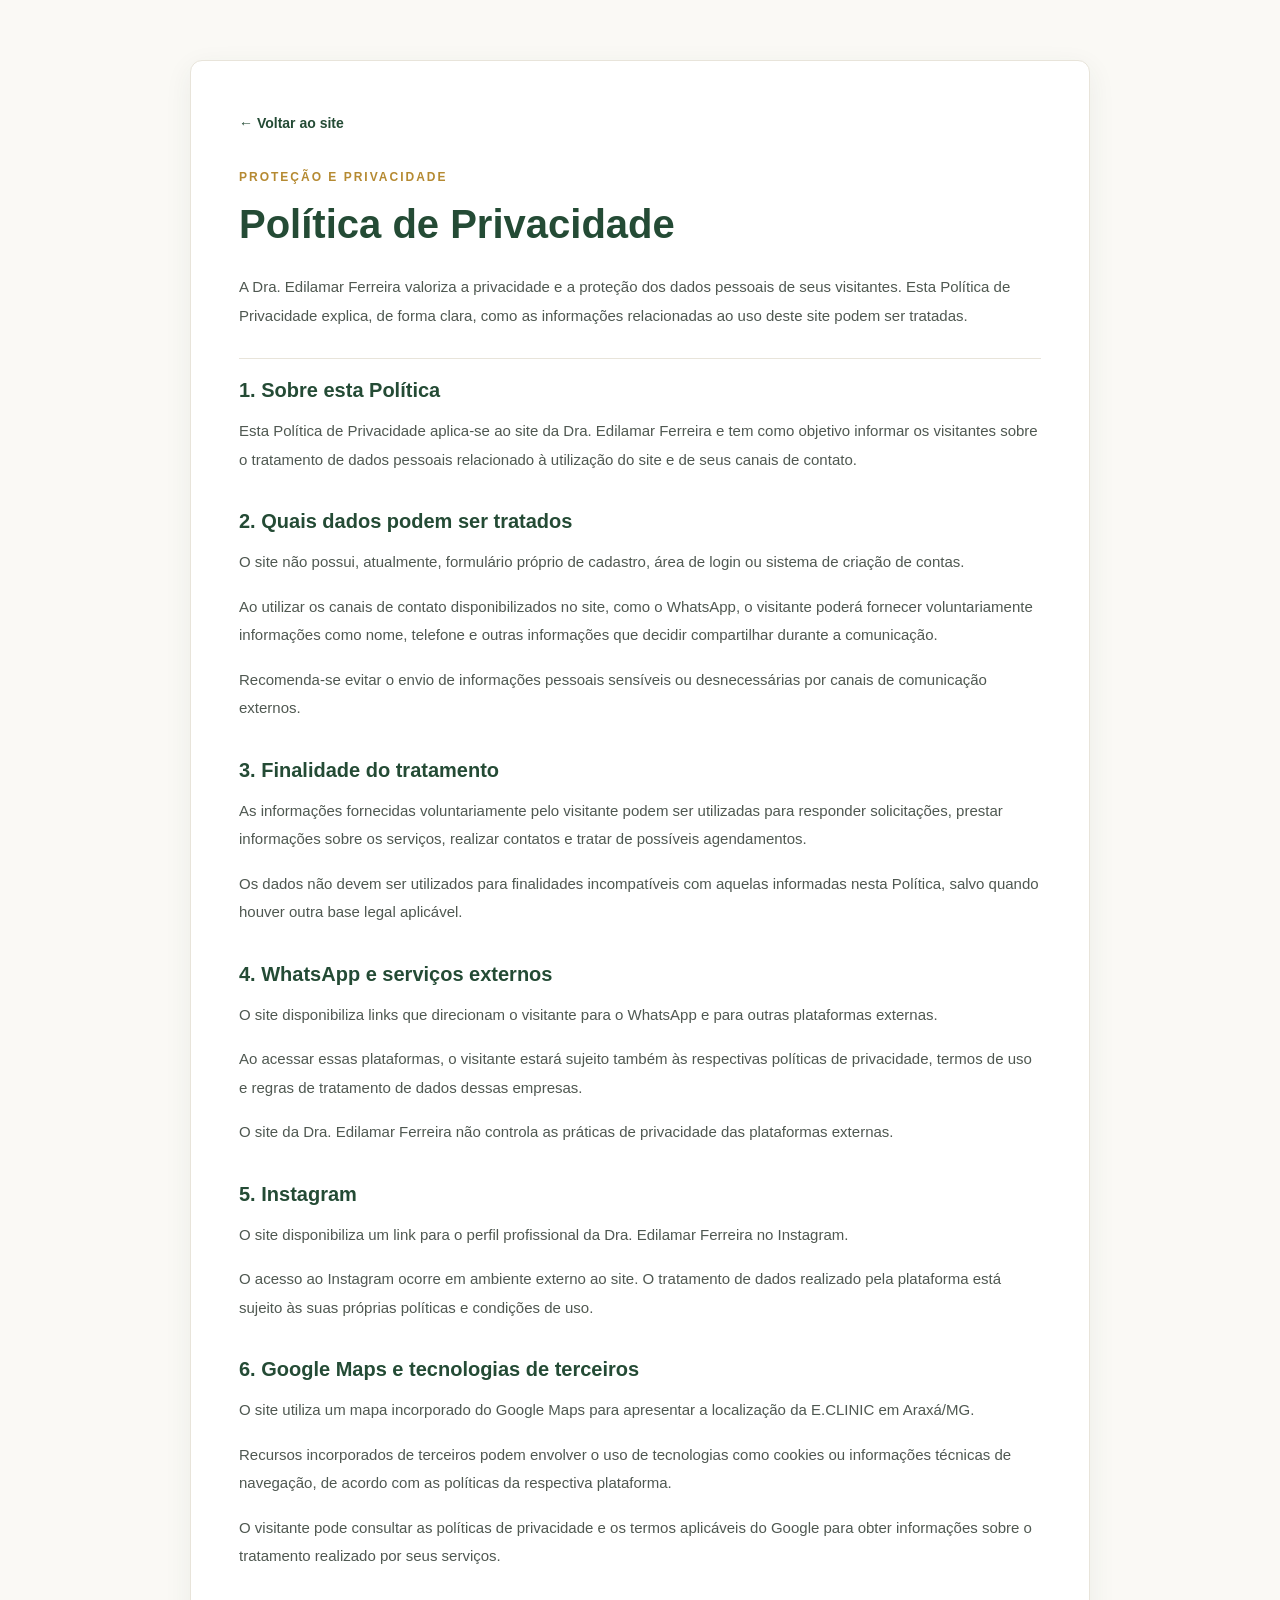
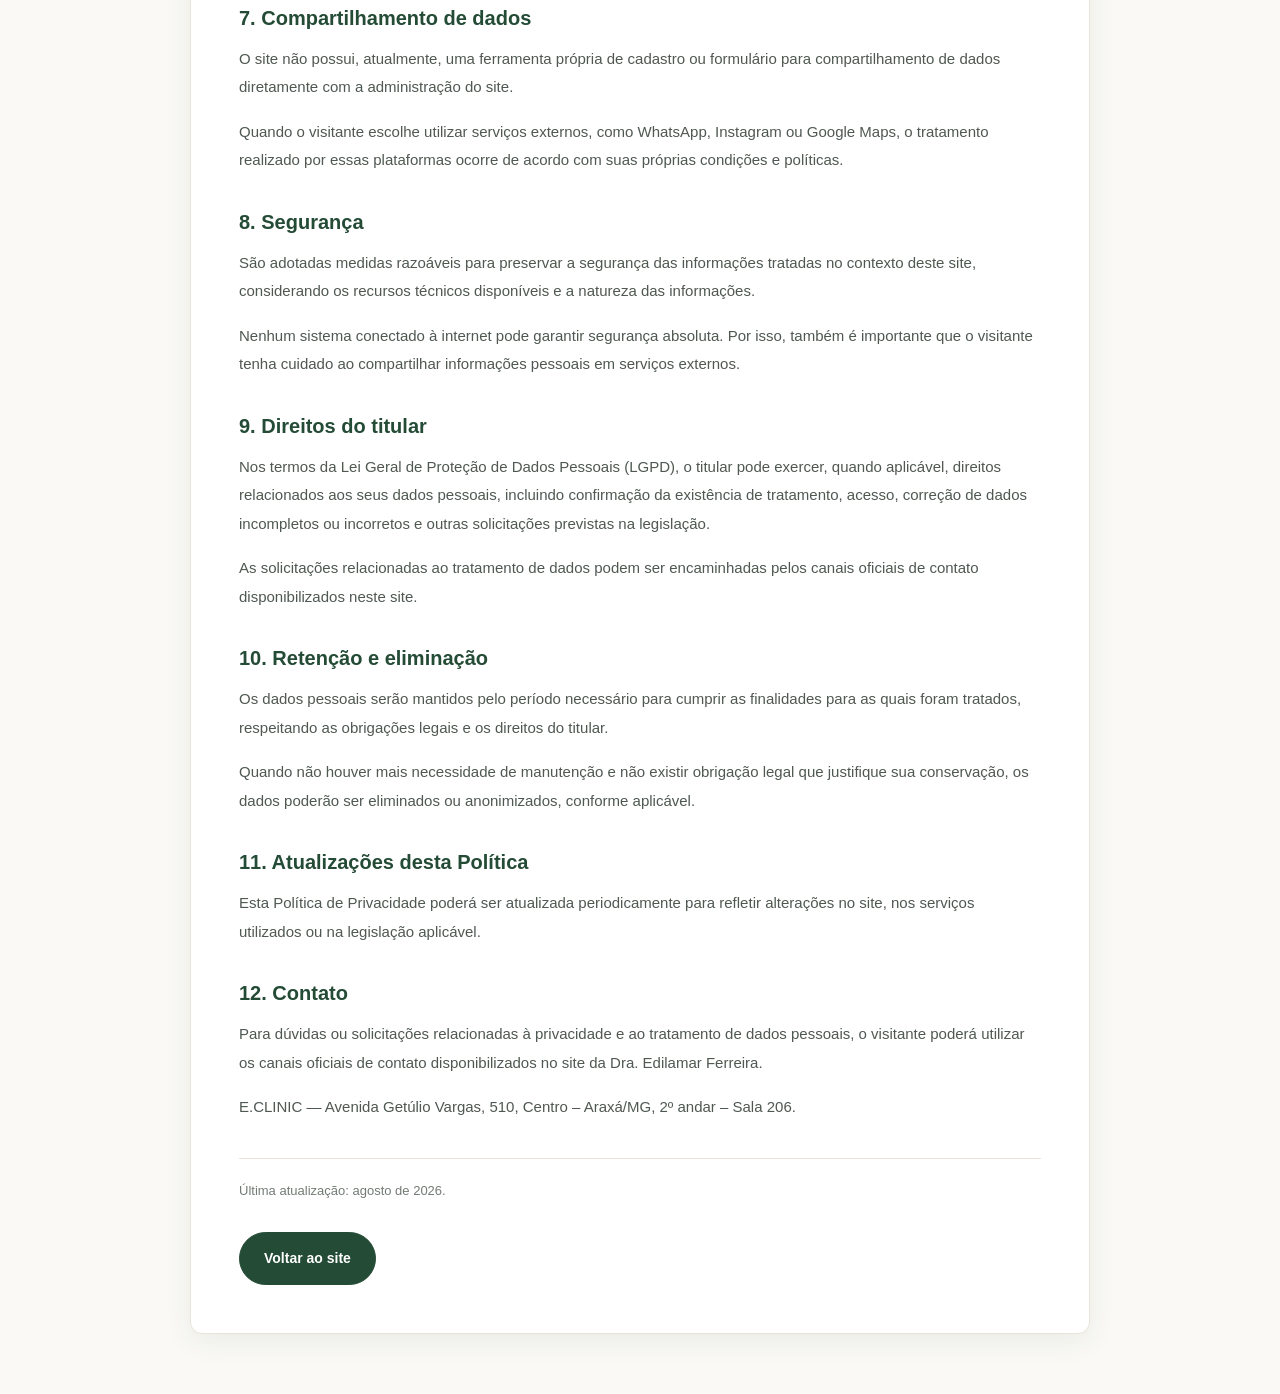
<file: politica-de-privacidade.html>
<!DOCTYPE html>
<html lang="pt-BR">

    <head>
        <meta charset="UTF-8">
        <meta name="viewport" content="width=device-width, initial-scale=1.0">

        <title>Política de Privacidade | Dra. Edilamar Ferreira</title>

        <link rel="stylesheet" href="./CSS/style.css">
    </head>

    <body>

        <main class="pagina-legal">

            <div class="container-legal">

                <a href="index.html" class="voltar-site">
                    ← Voltar ao site
                </a>

                <span class="titulo-pequeno">
                    PROTEÇÃO E PRIVACIDADE
                </span>

                <h1>
                    Política de Privacidade
                </h1>

                <p class="introducao-legal">
                    A Dra. Edilamar Ferreira valoriza a privacidade e a proteção
                    dos dados pessoais de seus visitantes. Esta Política de
                    Privacidade explica, de forma clara, como as informações
                    relacionadas ao uso deste site podem ser tratadas.
                </p>

                <section>

                    <h2>1. Sobre esta Política</h2>

                    <p>
                        Esta Política de Privacidade aplica-se ao site da
                        Dra. Edilamar Ferreira e tem como objetivo informar
                        os visitantes sobre o tratamento de dados pessoais
                        relacionado à utilização do site e de seus canais
                        de contato.
                    </p>

                </section>

                <section>

                    <h2>2. Quais dados podem ser tratados</h2>

                    <p>
                        O site não possui, atualmente, formulário próprio de
                        cadastro, área de login ou sistema de criação de contas.
                    </p>

                    <p>
                        Ao utilizar os canais de contato disponibilizados no
                        site, como o WhatsApp, o visitante poderá fornecer
                        voluntariamente informações como nome, telefone e
                        outras informações que decidir compartilhar durante
                        a comunicação.
                    </p>

                    <p>
                        Recomenda-se evitar o envio de informações pessoais
                        sensíveis ou desnecessárias por canais de comunicação
                        externos.
                    </p>

                </section>

                <section>

                    <h2>3. Finalidade do tratamento</h2>

                    <p>
                        As informações fornecidas voluntariamente pelo visitante
                        podem ser utilizadas para responder solicitações,
                        prestar informações sobre os serviços, realizar contatos
                        e tratar de possíveis agendamentos.
                    </p>

                    <p>
                        Os dados não devem ser utilizados para finalidades
                        incompatíveis com aquelas informadas nesta Política,
                        salvo quando houver outra base legal aplicável.
                    </p>

                </section>

                <section>

                    <h2>4. WhatsApp e serviços externos</h2>

                    <p>
                        O site disponibiliza links que direcionam o visitante
                        para o WhatsApp e para outras plataformas externas.
                    </p>

                    <p>
                        Ao acessar essas plataformas, o visitante estará sujeito
                        também às respectivas políticas de privacidade, termos
                        de uso e regras de tratamento de dados dessas empresas.
                    </p>

                    <p>
                        O site da Dra. Edilamar Ferreira não controla as
                        práticas
                        de privacidade das plataformas externas.
                    </p>

                </section>

                <section>

                    <h2>5. Instagram</h2>

                    <p>
                        O site disponibiliza um link para o perfil profissional
                        da Dra. Edilamar Ferreira no Instagram.
                    </p>

                    <p>
                        O acesso ao Instagram ocorre em ambiente externo ao
                        site.
                        O tratamento de dados realizado pela plataforma está
                        sujeito às suas próprias políticas e condições de uso.
                    </p>

                </section>

                <section>

                    <h2>6. Google Maps e tecnologias de terceiros</h2>

                    <p>
                        O site utiliza um mapa incorporado do Google Maps para
                        apresentar a localização da E.CLINIC em Araxá/MG.
                    </p>

                    <p>
                        Recursos incorporados de terceiros podem envolver o uso
                        de tecnologias como cookies ou informações técnicas de
                        navegação, de acordo com as políticas da respectiva
                        plataforma.
                    </p>

                    <p>
                        O visitante pode consultar as políticas de privacidade
                        e os termos aplicáveis do Google para obter informações
                        sobre o tratamento realizado por seus serviços.
                    </p>

                </section>

                <section>

                    <h2>7. Compartilhamento de dados</h2>

                    <p>
                        O site não possui, atualmente, uma ferramenta própria
                        de cadastro ou formulário para compartilhamento de dados
                        diretamente com a administração do site.
                    </p>

                    <p>
                        Quando o visitante escolhe utilizar serviços externos,
                        como WhatsApp, Instagram ou Google Maps, o tratamento
                        realizado por essas plataformas ocorre de acordo com
                        suas próprias condições e políticas.
                    </p>

                </section>

                <section>

                    <h2>8. Segurança</h2>

                    <p>
                        São adotadas medidas razoáveis para preservar a
                        segurança
                        das informações tratadas no contexto deste site,
                        considerando os recursos técnicos disponíveis e a
                        natureza das informações.
                    </p>

                    <p>
                        Nenhum sistema conectado à internet pode garantir
                        segurança absoluta. Por isso, também é importante que
                        o visitante tenha cuidado ao compartilhar informações
                        pessoais em serviços externos.
                    </p>

                </section>

                <section>

                    <h2>9. Direitos do titular</h2>

                    <p>
                        Nos termos da Lei Geral de Proteção de Dados Pessoais
                        (LGPD), o titular pode exercer, quando aplicável,
                        direitos relacionados aos seus dados pessoais, incluindo
                        confirmação da existência de tratamento, acesso,
                        correção de dados incompletos ou incorretos e outras
                        solicitações previstas na legislação.
                    </p>

                    <p>
                        As solicitações relacionadas ao tratamento de dados
                        podem ser encaminhadas pelos canais oficiais de contato
                        disponibilizados neste site.
                    </p>

                </section>

                <section>

                    <h2>10. Retenção e eliminação</h2>

                    <p>
                        Os dados pessoais serão mantidos pelo período necessário
                        para cumprir as finalidades para as quais foram
                        tratados,
                        respeitando as obrigações legais e os direitos do
                        titular.
                    </p>

                    <p>
                        Quando não houver mais necessidade de manutenção e não
                        existir obrigação legal que justifique sua conservação,
                        os dados poderão ser eliminados ou anonimizados,
                        conforme
                        aplicável.
                    </p>

                </section>

                <section>

                    <h2>11. Atualizações desta Política</h2>

                    <p>
                        Esta Política de Privacidade poderá ser atualizada
                        periodicamente para refletir alterações no site,
                        nos serviços utilizados ou na legislação aplicável.
                    </p>

                </section>

                <section>

                    <h2>12. Contato</h2>

                    <p>
                        Para dúvidas ou solicitações relacionadas à privacidade
                        e ao tratamento de dados pessoais, o visitante poderá
                        utilizar os canais oficiais de contato disponibilizados
                        no site da Dra. Edilamar Ferreira.
                    </p>

                    <p>
                        E.CLINIC — Avenida Getúlio Vargas, 510,
                        Centro – Araxá/MG, 2º andar – Sala 206.
                    </p>

                </section>

                <p class="atualizacao-legal">
                    Última atualização: agosto de 2026.
                </p>

                <a href="index.html" class="botao">
                    Voltar ao site
                </a>

            </div>

        </main>

    </body>

</html>
</file>
<file: CSS/style.css>
/* ============================================
   1. RESET E IDENTIDADE VISUAL
============================================ */

*,
*::before,
*::after {
    box-sizing: border-box;
}

:root {
    --verde: #244b35;
    --verde-hover: #183b28;
    --dourado: #cda044;
    --branco: #ffffff;
    --creme: #faf9f5;
    --borda: #e8e4da;
    --fonte-menu: Georgia, "Times New Roman", serif;
}

html {
    margin: 0;
    padding: 0;
    width: 100%;
    scroll-behavior: smooth;
}

body {
    margin: 0;
    padding: 0;
    width: 100%;
    min-width: 0;
}

img {
    display: block;
    max-width: 100%;
    height: auto;
}

/* ============================================
   2. CABEÇALHO
============================================ */


.cabecalho {
    position: fixed;
    top: 0;
    left: 0;
    z-index: 1000;
    width: 100%;
    background-color: var(--branco);
    border-bottom: 1px solid var(--borda);
    box-shadow: 0 3px 12px rgb(36 75 53 / 5%);
}


.cabecalho__container {
    display: flex;
    align-items: center;
    justify-content: flex-start;
    width: 100%;
    max-width: 1440px;
    min-width: 0;
    min-height: 94px;
    margin: 0 auto;
    padding: 16px 32px;
    gap: 26px;
}

/* LOGOTIPO */

.cabecalho__logo {
    display: flex;
    align-items: center;
    justify-content: flex-start;
    flex: 0 0 clamp(220px, 19vw, 270px);
    min-width: 0;
    text-decoration: none;
}

.cabecalho__logo img {
    display: block;
    width: 100%;
    max-width: 100%;
    height: auto;
    object-fit: contain;
}

/* NAVEGAÇÃO */

.cabecalho__navegacao {
    flex: 1 1 0;
    min-width: 0;
    margin: 0;
}

.cabecalho__lista {
    display: flex;
    align-items: center;
    justify-content: space-between;
    width: 100%;
    min-width: 0;
    margin: 0;
    padding: 0;
    list-style: none;
}

.cabecalho__lista li {
    flex: 0 0 auto;
    margin: 0;
    padding: 0;
}

/* LINKS DO MENU */

.cabecalho__link {
    display: inline-block;
    padding: 10px 0;
    color: var(--verde);
    font-family: var(--fonte-menu);
    font-size: 14px;
    font-weight: 600;
    line-height: 1.5;
    text-decoration: none;
    white-space: nowrap;
    transition: color 0.2s ease;
}

.cabecalho__link:hover {
    color: var(--dourado);
}

.cabecalho__link:focus-visible {
    outline: 2px solid var(--dourado);
    outline-offset: 4px;
}

/* BOTÃO DO CABEÇALHO */

.cabecalho__item-cta {
    flex: 0 0 auto;
    margin: 0 0 0 24px !important;
}

.cabecalho__cta {
    display: inline-flex;
    align-items: center;
    justify-content: center;
    min-height: 44px;
    padding: 10px 20px;
    background-color: var(--verde);
    color: var(--dourado);
    border: 1px solid var(--verde);
    border-radius: 50px;
    font-family: var(--fonte-menu);
    font-size: 14px;
    font-weight: 700;
    line-height: 1.3;
    text-align: center;
    text-decoration: none;
    white-space: nowrap;
    box-shadow: 0 4px 12px rgb(36 75 53 / 10%);
    transition:
        background-color 0.2s ease,
        color 0.2s ease,
        border-color 0.2s ease;
}

.cabecalho__cta:hover {
    background-color: var(--dourado);
    color: var(--verde);
    border-color: var(--dourado);
}

.cabecalho__cta:focus-visible {
    outline: 3px solid var(--dourado);
    outline-offset: 4px;
}

/* BOTÃO HAMBÚRGUER */

.cabecalho__menu-toggle {
    display: none;
    align-items: center;
    justify-content: center;
    flex-direction: column;
    flex: 0 0 44px;
    gap: 6px;
    width: 44px;
    height: 44px;
    padding: 9px;
    background-color: var(--branco);
    border: 1px solid var(--borda);
    border-radius: 9px;
    cursor: pointer;
}

.cabecalho__menu-toggle span {
    display: block;
    width: 22px;
    height: 2px;
    background-color: var(--verde);
    border-radius: 2px;
    transition:
        transform 0.2s ease,
        opacity 0.2s ease;
}

.cabecalho__menu-toggle:focus-visible {
    outline: 3px solid var(--dourado);
    outline-offset: 3px;
}

/* NOTEBOOKS */

@media (min-width: 851px) and (max-width: 1150px) {
    .cabecalho__container {
        padding-right: 22px;
        padding-left: 22px;
        gap: 16px;
    }

    .cabecalho__logo {
        flex-basis: clamp(190px, 19vw, 220px);
    }

    .cabecalho__logo img {
        width: 100%;
    }

    .cabecalho__link {
        font-size: 12px;
    }

    .cabecalho__item-cta {
        margin-left: 10px !important;
    }

    .cabecalho__cta {
        padding-right: 13px;
        padding-left: 13px;
        font-size: 12px;
    }
}

/* ============================================
   3. MENU RESPONSIVO
============================================ */

@media (max-width: 850px) {
    .cabecalho__container {
        position: relative;
        min-height: 78px;
        padding: 12px 20px;
        flex-wrap: wrap;
        gap: 12px;
    }

    .cabecalho__logo {
        flex: 0 1 200px;
        max-width: calc(100% - 56px);
    }

    .cabecalho__logo img {
        width: 190px;
    }

    .cabecalho__menu-toggle {
        display: flex;
        margin-left: auto;
    }

    .cabecalho__navegacao {
        display: none;
        position: absolute;
        top: 100%;
        left: 0;
        width: 100%;
        max-width: 100%;
        margin: 0;
        background-color: var(--branco);
        border-top: 1px solid var(--borda);
        box-shadow: 0 10px 18px rgb(36 75 53 / 10%);
    }

    .cabecalho:has(
        .cabecalho__menu-toggle[aria-expanded="true"]
    ) .cabecalho__navegacao {
        display: block;
    }

    .cabecalho__lista {
        display: flex;
        flex-direction: column;
        align-items: stretch;
        justify-content: flex-start;
        width: 100%;
        gap: 0;
        padding: 12px 20px 20px;
    }

    .cabecalho__lista li {
        width: 100%;
    }

    .cabecalho__link {
        display: block;
        width: 100%;
        padding: 13px 8px;
        font-size: 15px;
        white-space: normal;
        border-bottom: 1px solid var(--borda);
    }

    .cabecalho__item-cta {
        margin: 16px 0 0 !important;
    }

    .cabecalho__cta {
        display: flex;
        width: 100%;
        min-height: 46px;
        padding: 12px 18px;
        font-size: 14px;
    }

    /* HAMBÚRGUER SE TRANSFORMA EM X */

    .cabecalho:has(
        .cabecalho__menu-toggle[aria-expanded="true"]
    ) .cabecalho__menu-toggle span:first-child {
        transform: translateY(8px) rotate(45deg);
    }

    .cabecalho:has(
        .cabecalho__menu-toggle[aria-expanded="true"]
    ) .cabecalho__menu-toggle span:nth-child(2) {
        opacity: 0;
    }

    .cabecalho:has(
        .cabecalho__menu-toggle[aria-expanded="true"]
    ) .cabecalho__menu-toggle span:last-child {
        transform: translateY(-8px) rotate(-45deg);
    }
}

/* CELULARES PEQUENOS: CABEÇALHO */

@media (max-width: 380px) {
    .cabecalho__container {
        min-height: 68px;
        padding: 10px 12px;
    }

    .cabecalho__logo {
        flex-basis: 165px;
    }

    .cabecalho__logo img {
        width: 165px;
    }

    .cabecalho__menu-toggle {
        flex-basis: 40px;
        width: 40px;
        height: 40px;
    }

    .cabecalho__lista {
        padding-right: 12px;
        padding-left: 12px;
    }
}


/* =====================================================
   BANNER PRINCIPAL — DRA. EDILAMAR FERREIRA
   RESPONSIVIDADE COMPLETA
   Desktop | Notebook | Tablet | Celular
===================================================== */

/* ESTRUTURA PRINCIPAL */

.banner {
    display: block;
    position: relative;
    width: 100%;
    min-width: 0;

    /* Compensação do cabeçalho fixo */
    margin-top: 94px;

    padding: clamp(36px, 4vw, 58px) 24px 52px;

    background-color: var(--creme);
    overflow-x: clip;
}

.banner__container {
    display: grid;

    grid-template-columns:
        minmax(0, 1.08fr)
        minmax(280px, 0.82fr);

    grid-template-rows: auto auto;

    grid-template-areas:
        "conteudo imagem"
        "botao imagem";

    align-items: center;

    column-gap: clamp(28px, 4.5vw, 64px);
    row-gap: 22px;

    width: 100%;
    max-width: 1200px;
    min-width: 0;

    margin: 0 auto;
}

/* =====================================================
   CONTEÚDO TEXTUAL
===================================================== */

.banner__conteudo {
    grid-area: conteudo;

    width: 100%;
    max-width: 640px;
    min-width: 0;
}

.banner__especialidade {
    margin: 0 0 16px;

    color: var(--verde);

    font-size: clamp(0.76rem, 1vw, 0.9rem);
    font-weight: 600;

    letter-spacing: 0.7px;
    line-height: 1.6;
}

.banner__titulo {
    width: 100%;
    max-width: 640px;

    margin: 0 0 22px;

    color: var(--verde);

    font-size: clamp(2rem, 3.2vw, 3.15rem);
    font-weight: 600;

    line-height: 1.16;
    letter-spacing: -0.9px;

    overflow-wrap: break-word;
}

.banner__titulo span {
    display: block;
    color: var(--dourado);
}

.banner__descricao {
    width: 100%;
    max-width: 590px;

    margin: 0 0 18px;

    color: #555b55;

    font-size: clamp(0.96rem, 1.15vw, 1.08rem);
    line-height: 1.75;

    overflow-wrap: break-word;
}

.banner__publico {
    width: 100%;
    max-width: 590px;

    margin: 0;

    color: var(--verde);

    font-size: clamp(0.9rem, 1.05vw, 1rem);
    font-weight: 500;

    line-height: 1.7;
}

/* =====================================================
   FOTOGRAFIA
===================================================== */

.banner__imagem {
    grid-area: imagem;

    display: block;

    width: 100%;
    max-width: 430px;
    min-width: 0;

    justify-self: end;
    align-self: center;

    margin: 0;
}

.banner__imagem img {
    display: block;

    width: 100%;
    height: auto;

    aspect-ratio: 8 / 9;

    object-fit: cover;
    object-position: center 20%;

    border-radius: 150px 150px 12px 12px;
}

/* =====================================================
   BOTÃO DO BANNER
===================================================== */

.banner__cta {
    grid-area: botao;

    display: inline-flex;
    align-items: center;
    justify-content: center;

    justify-self: start;
    align-self: start;

    gap: 14px;

    width: fit-content;
    max-width: 100%;
    min-width: 205px;
    min-height: 52px;

    margin: 0;
    padding: 13px 26px;

    background-color: var(--verde);
    color: var(--dourado);

    border: 1px solid var(--verde);
    border-radius: 50px;

    font-family: var(--fonte-menu);
    font-size: 16px;
    font-weight: 700;
    line-height: 1.4;

    text-align: center;
    text-decoration: none;

    white-space: normal;

    box-shadow: 0 4px 12px rgb(36 75 53 / 10%);

    transition:
        background-color 0.2s ease,
        color 0.2s ease,
        border-color 0.2s ease,
        transform 0.2s ease;
}

.banner__cta:hover {
    background-color: var(--dourado);
    color: var(--verde);
    border-color: var(--dourado);

    transform: translateY(-2px);
}

.banner__cta:focus-visible {
    outline: 3px solid var(--dourado);
    outline-offset: 4px;
}

/* =====================================================
   NOTEBOOKS E TELAS INTERMEDIÁRIAS
   901px ATÉ 1150px
===================================================== */

@media (min-width: 901px) and (max-width: 1150px) {

    .banner {
        padding: 42px 28px 46px;
    }

    .banner__container {
        grid-template-columns:
            minmax(0, 1fr)
            minmax(270px, 0.82fr);

        column-gap: 32px;
    }

    .banner__titulo {
        font-size: clamp(2rem, 3.4vw, 2.7rem);
    }

    .banner__imagem {
        max-width: 360px;
    }

    .banner__descricao {
        font-size: 0.98rem;
    }
}

/* =====================================================
   TABLETS E TELAS ATÉ 900px
===================================================== */

@media (max-width: 900px) {

    .banner {
        padding: 42px 6% 48px;
    }

    .banner__container {
        display: flex;
        flex-direction: column;

        align-items: center;
        justify-content: flex-start;

        gap: 26px;
    }

    .banner__conteudo {
        width: 100%;
        max-width: 650px;

        align-self: center;
    }

    .banner__especialidade {
        margin-bottom: 14px;
        font-size: 0.84rem;
    }

    .banner__titulo {
        max-width: 620px;

        margin-bottom: 20px;

        font-size: clamp(2rem, 5.2vw, 2.8rem);
        line-height: 1.18;
    }

    .banner__descricao {
        max-width: 620px;

        margin-bottom: 16px;

        font-size: 1rem;
        line-height: 1.75;
    }

    .banner__publico {
        font-size: 0.95rem;
    }

    .banner__imagem {
        width: 100%;
        max-width: 420px;

        margin: 0 auto;
    }

    .banner__imagem img {
        width: 100%;

        aspect-ratio: 8 / 9;

        border-radius: 130px 130px 12px 12px;
    }

    .banner__cta {
        align-self: center;
        justify-self: auto;

        min-width: 205px;
        max-width: 100%;
    }
}

/* =====================================================
   CELULARES ATÉ 560px
===================================================== */

@media (max-width: 560px) {

    .banner {
        /* Cabeçalho fixo mobile: 78px */
        margin-top: 78px;

        padding: 32px 20px 40px;
    }

    .banner__container {
        gap: 24px;
    }

    .banner__conteudo {
        width: 100%;
        max-width: 480px;
    }

    .banner__especialidade {
        margin-bottom: 12px;

        font-size: 0.76rem;
        letter-spacing: 0.4px;
        line-height: 1.6;
    }

    .banner__titulo {
        margin-bottom: 18px;

        font-size: clamp(1.85rem, 7.2vw, 2.4rem);
        line-height: 1.2;
        letter-spacing: -0.5px;
    }

    .banner__descricao {
        margin-bottom: 14px;

        font-size: 0.96rem;
        line-height: 1.7;
    }

    .banner__publico {
        font-size: 0.9rem;
        line-height: 1.7;
    }

    .banner__imagem {
        width: 100%;
        max-width: 370px;
    }

    .banner__imagem img {
        aspect-ratio: 8 / 9;

        border-radius: 110px 110px 10px 10px;
        object-position: center 20%;
    }

    .banner__cta {
        align-self: center;

        width: min(100%, 320px);
        min-width: 0;
        min-height: 50px;

        padding: 13px 20px;

        font-size: 15px;
    }
}

/* =====================================================
   CELULARES PEQUENOS ATÉ 380px
===================================================== */

@media (max-width: 380px) {

    .banner {
        /* Cabeçalho pequeno: 68px */
        margin-top: 68px;

        padding: 26px 16px 34px;
    }

    .banner__container {
        gap: 22px;
    }

    .banner__especialidade {
        font-size: 0.72rem;
        letter-spacing: 0.2px;
    }

    .banner__titulo {
        font-size: clamp(1.75rem, 7.8vw, 2rem);
        line-height: 1.2;
    }

    .banner__descricao {
        font-size: 0.92rem;
        line-height: 1.7;
    }

    .banner__publico {
        font-size: 0.86rem;
    }

    .banner__imagem {
        width: 100%;
        max-width: 330px;
    }

    .banner__cta {
        width: 100%;
        max-width: 300px;
    }
}

/* =====================================================
   ACESSIBILIDADE
===================================================== */

@media (prefers-reduced-motion: reduce) {

    .banner__cta {
        transition: none;
    }

    .banner__cta:hover {
        transform: none;
    }
}


/* ========================================
   SEÇÃO PARA EMPRESAS
======================================== */

.empresas {
    width: 100%;
    padding: 80px 24px;
    background-color: #f1f4ef;
}

.empresas__container {
    width: 100%;
    max-width: 1200px;
    margin: 0 auto;
}

/* Cabeçalho da seção */

.empresas__cabecalho {
    max-width: 760px;
    margin: 0 auto 44px;
    text-align: center;
}

.empresas__subtitulo {
    margin: 0 0 12px;
    color: var(--dourado, #cda044);
    font-size: 0.82rem;
    font-weight: 700;
    letter-spacing: 0.12em;
    line-height: 1.5;
}

.empresas__titulo {
    margin: 0 0 16px;
    color: var(--verde, #244b35);
    font-size: clamp(1.75rem, 3vw, 2.5rem);
    font-weight: 700;
    line-height: 1.25;
    text-wrap: balance;
}

.empresas__descricao {
    max-width: 650px;
    margin: 0 auto;
    color: #4f5851;
    font-size: 1rem;
    line-height: 1.8;
}

/* Grade de cards */

.empresas__lista {
    display: grid;
    grid-template-columns: repeat(3, minmax(0, 1fr));
    gap: 28px;
    max-width: 1000px;
    margin: 0 auto;
    padding: 0;
    list-style: none;
}

.empresas__item {
    min-width: 0;
    height: 100%;
}

/* Card clicável */

.empresas__card {
    display: flex;
    flex-direction: column;
    align-items: center;
    justify-content: center;
    gap: 18px;
    width: 100%;
    min-height: 190px;
    height: 100%;
    padding: 28px 22px;
    border: 1px solid #e0e6dc;
    border-radius: 18px;
    background-color: #ffffff;
    color: var(--verde, #244b35);
    text-align: center;
    text-decoration: none;
    box-shadow: 0 4px 16px rgb(36 75 53 / 7%);
    transition:
        transform 0.25s ease,
        box-shadow 0.25s ease,
        border-color 0.25s ease;
}

/* Símbolo decorativo */

.empresas__icone {
    display: flex;
    align-items: center;
    justify-content: center;
    flex: 0 0 58px;
    width: 58px;
    height: 58px;
    border: 1px solid var(--dourado, #cda044);
    border-radius: 50%;
    background-color: var(--verde, #244b35);
    color: #ffffff;
    font-size: 1.8rem;
    line-height: 1;
}

/* Título dos cards */

.empresas__card-titulo {
    margin: 0;
    color: var(--verde, #244b35);
    font-size: 1.05rem;
    font-weight: 700;
    line-height: 1.5;
    text-wrap: balance;
}

/* Hover dos cards */

@media (hover: hover) {
    .empresas__card:hover {
        transform: translateY(-5px);
        border-color: var(--dourado, #cda044);
        box-shadow: 0 10px 24px rgb(36 75 53 / 12%);
    }

    .empresas__card:hover .empresas__icone {
        background-color: var(--verde-hover, #183b28);
    }
}

/* Foco visível para navegação por teclado */

.empresas__card:focus-visible,
.empresas__cta:focus-visible {
    outline: 3px solid var(--dourado, #cda044);
    outline-offset: 5px;
}

/* Área de contato */

.empresas__contato {
    display: flex;
    flex-direction: column;
    align-items: center;
    gap: 18px;
    margin: 42px auto 0;
    text-align: center;
}

.empresas__contato-texto {
    margin: 0;
    color: var(--verde, #244b35);
    font-size: 1rem;
    line-height: 1.7;
}

/* Botão padronizado com o banner e o cabeçalho */

.empresas__cta {
    display: inline-flex;
    align-items: center;
    justify-content: center;
    max-width: 100%;
    min-height: 48px;
    padding: 14px 26px;
    border: 1px solid var(--dourado, #cda044);
    border-radius: 999px;
    background-color: var(--verde, #244b35);
    color: var(--dourado, #cda044);
    font-size: 1rem;
    font-weight: 700;
    line-height: 1.5;
    text-align: center;
    text-decoration: none;
    overflow-wrap: anywhere;
    box-shadow: 0 4px 12px rgb(36 75 53 / 12%);
    transition:
        background-color 0.25s ease,
        color 0.25s ease,
        border-color 0.25s ease,
        box-shadow 0.25s ease,
        transform 0.25s ease;
}

/* Hover no mesmo padrão visual dos botões do site */

@media (hover: hover) {
    .empresas__cta:hover {
        background-color: var(--dourado);
        color: var(--verde);
        border-color: var(--dourado);
        box-shadow: 0 4px 12px rgb(36 75 53 / 10%);
        transform: translateY(-2px);
    }
}

/* Tablets */

@media (max-width: 900px) {
    .empresas {
        padding: 64px 24px;
    }

    .empresas__lista {
        grid-template-columns: repeat(2, minmax(0, 1fr));
        gap: 22px;
    }

    .empresas__card {
        min-height: 180px;
    }
}

/* Celulares */

@media (max-width: 560px) {
    .empresas {
        padding: 52px 20px;
    }

    .empresas__cabecalho {
        margin-bottom: 30px;
    }

    .empresas__subtitulo {
        font-size: 0.75rem;
    }

    .empresas__titulo {
        font-size: clamp(1.55rem, 6vw, 2rem);
    }

    .empresas__descricao {
        font-size: 0.95rem;
        line-height: 1.75;
    }

    .empresas__lista {
        grid-template-columns: 1fr;
        gap: 18px;
        max-width: 380px;
    }

    .empresas__card {
        flex-direction: row;
        justify-content: flex-start;
        gap: 18px;
        min-height: 112px;
        padding: 20px;
        text-align: left;
    }

    .empresas__icone {
        flex-basis: 52px;
        width: 52px;
        height: 52px;
        font-size: 1.6rem;
    }

    .empresas__card-titulo {
        flex: 1;
        font-size: 1rem;
    }

    .empresas__contato {
        margin-top: 32px;
    }

    .empresas__cta {
        width: 100%;
        max-width: 380px;
        padding: 14px 20px;
    }
}

/* Respeita a preferência por movimento reduzido */

@media (prefers-reduced-motion: reduce) {
    .empresas__card,
    .empresas__cta {
        transition: none;
    }

    .empresas__card:hover,
    .empresas__cta:hover {
        transform: none;
    }
}
 

/* ========================================
   SEÇÃO PARA PESSOAS
======================================== */

.pessoas {
    width: 100%;
    padding: 80px 24px;
    background-color: var(--creme);
}

.pessoas__container {
    width: 100%;
    max-width: 1200px;
    margin: 0 auto;
}

/* Cabeçalho da seção */

.pessoas__cabecalho {
    max-width: 760px;
    margin: 0 auto 44px;
    text-align: center;
}

.pessoas__subtitulo {
    margin: 0 0 12px;
    color: var(--dourado);
    font-size: 0.82rem;
    font-weight: 700;
    letter-spacing: 0.12em;
    line-height: 1.5;
}

.pessoas__titulo {
    margin: 0 0 16px;
    color: var(--verde);
    font-size: clamp(1.75rem, 3vw, 2.5rem);
    font-weight: 700;
    line-height: 1.25;
    text-wrap: balance;
}

.pessoas__descricao {
    max-width: 650px;
    margin: 0 auto;
    color: #4f5851;
    font-size: 1rem;
    line-height: 1.8;
}

/* Grade de cards */

.pessoas__lista {
    display: grid;
    grid-template-columns: repeat(3, minmax(0, 1fr));
    gap: 28px;
    max-width: 1000px;
    margin: 0 auto;
    padding: 0;
    list-style: none;
}

.pessoas__item {
    min-width: 0;
    height: 100%;
}

/* Card clicável */

.pessoas__card {
    display: flex;
    flex-direction: column;
    align-items: center;
    justify-content: center;
    gap: 18px;
    width: 100%;
    min-height: 190px;
    height: 100%;
    padding: 28px 22px;
    border: 1px solid #e0e6dc;
    border-radius: 18px;
    background-color: var(--branco);
    color: var(--verde);
    text-align: center;
    text-decoration: none;
    box-shadow: 0 4px 16px rgb(36 75 53 / 7%);
    transition:
        transform 0.25s ease,
        box-shadow 0.25s ease,
        border-color 0.25s ease;
}

/* Círculo dos ícones */

.pessoas__icone {
    display: flex;
    align-items: center;
    justify-content: center;
    flex: 0 0 58px;
    width: 58px;
    height: 58px;
    border: 1px solid var(--dourado);
    border-radius: 50%;
    background-color: var(--verde);
    color: var(--branco);
    line-height: 1;
}

/* Tamanho e proporção dos desenhos SVG */

.pessoas__icone svg {
    display: block;
    flex: 0 0 26px;
    width: 26px;
    height: 26px;
    overflow: visible;
}

/* Traços brancos dos ícones */

.pessoas__icone svg path,
.pessoas__icone svg circle,
.pessoas__icone svg rect,
.pessoas__icone svg line,
.pessoas__icone svg polyline {
    stroke: currentColor;
}

/* Títulos dos cards */

.pessoas__card-titulo {
    margin: 0;
    color: var(--verde);
    font-size: 1.05rem;
    font-weight: 700;
    line-height: 1.5;
    text-wrap: balance;
}

/* Efeito ao passar o mouse */

@media (hover: hover) {
    .pessoas__card:hover {
        transform: translateY(-5px);
        border-color: var(--dourado);
        box-shadow: 0 10px 24px rgb(36 75 53 / 12%);
    }

    .pessoas__card:hover .pessoas__icone {
        background-color: var(--verde-hover);
    }
}

/* Foco visível para navegação por teclado */

.pessoas__card:focus-visible,
.pessoas__cta:focus-visible {
    outline: 3px solid var(--dourado);
    outline-offset: 5px;
}

/* Área de contato */

.pessoas__contato {
    display: flex;
    flex-direction: column;
    align-items: center;
    gap: 18px;
    margin: 42px auto 0;
    text-align: center;
}

.pessoas__contato-texto {
    margin: 0;
    color: var(--verde);
    font-size: 1rem;
    line-height: 1.7;
}

/* Botão de contato pelo WhatsApp */

.pessoas__cta {
    display: inline-flex;
    align-items: center;
    justify-content: center;
    max-width: 100%;
    min-height: 48px;
    padding: 14px 26px;
    border: 1px solid var(--dourado);
    border-radius: 999px;
    background-color: var(--verde);
    color: var(--dourado);
    font-size: 1rem;
    font-weight: 700;
    line-height: 1.5;
    text-align: center;
    text-decoration: none;
    overflow-wrap: anywhere;
    box-shadow: 0 4px 12px rgb(36 75 53 / 12%);
    transition:
        background-color 0.25s ease,
        color 0.25s ease,
        border-color 0.25s ease,
        box-shadow 0.25s ease,
        transform 0.25s ease;
}

@media (hover: hover) {
    .pessoas__cta:hover {
        background-color: var(--dourado);
        color: var(--verde);
        border-color: var(--dourado);
        box-shadow: 0 4px 12px rgb(36 75 53 / 10%);
        transform: translateY(-2px);
    }
}

/* Tablets */

@media (max-width: 900px) {
    .pessoas {
        padding: 64px 24px;
    }

    .pessoas__lista {
        grid-template-columns: repeat(2, minmax(0, 1fr));
        gap: 22px;
    }

    .pessoas__card {
        min-height: 180px;
    }
}

/* Celulares */

@media (max-width: 560px) {
    .pessoas {
        padding: 52px 20px;
    }

    .pessoas__cabecalho {
        margin-bottom: 30px;
    }

    .pessoas__subtitulo {
        font-size: 0.75rem;
    }

    .pessoas__titulo {
        font-size: clamp(1.55rem, 6vw, 2rem);
    }

    .pessoas__descricao {
        font-size: 0.95rem;
        line-height: 1.75;
    }

    .pessoas__lista {
        grid-template-columns: 1fr;
        gap: 18px;
        max-width: 380px;
    }

    .pessoas__card {
        flex-direction: row;
        justify-content: flex-start;
        gap: 18px;
        min-height: 112px;
        padding: 20px;
        text-align: left;
    }

    .pessoas__icone {
        flex-basis: 52px;
        width: 52px;
        height: 52px;
    }

    .pessoas__icone svg {
        flex-basis: 24px;
        width: 24px;
        height: 24px;
    }

    .pessoas__card-titulo {
        flex: 1;
        font-size: 1rem;
    }

    .pessoas__contato {
        margin-top: 32px;
    }

    .pessoas__cta {
        width: 100%;
        max-width: 380px;
        padding: 14px 20px;
    }
}

/* Respeita a preferência por movimento reduzido */

@media (prefers-reduced-motion: reduce) {
    .pessoas__card,
    .pessoas__cta {
        transition: none;
    }

    .pessoas__card:hover,
    .pessoas__cta:hover {
        transform: none;
    }
}



/* ============================================
   SEÇÃO SOBRE — DRA. EDILAMAR
   Layout desktop, tablet e celular
============================================ */

.sobre {
    width: 100%;
    padding: 80px 24px;
    background-color: var(--branco);
}

.sobre__container {
    display: grid;
    grid-template-columns: minmax(0, 440px) minmax(0, 1fr);
    align-items: center;
    gap: clamp(36px, 5vw, 64px);
    width: 100%;
    max-width: 1100px;
    margin: 0 auto;
}

/* ============================================
   FOTOGRAFIA
============================================ */

.sobre__imagem {
    width: 100%;
    max-width: 440px;
    min-width: 0;
    justify-self: center;
}

.sobre__imagem img {
    display: block;
    width: 100%;
    height: auto;
    aspect-ratio: 4 / 5;
    object-fit: cover;
    object-position: center 35%;
    border-radius: 180px 180px 18px 18px;
    box-shadow: 0 12px 30px rgb(36 75 53 / 10%);
}

/* ============================================
   CONTEÚDO
============================================ */

.sobre__conteudo {
    width: 100%;
    min-width: 0;
}

.sobre__subtitulo {
    display: block;
    margin: 0 0 14px;
    color: var(--dourado);
    font-size: 0.82rem;
    font-weight: 700;
    letter-spacing: 0.12em;
    line-height: 1.5;
}

.sobre__titulo {
    margin: 0 0 24px;
    color: var(--verde);
    font-size: clamp(1.8rem, 3vw, 2.6rem);
    font-weight: 700;
    line-height: 1.25;
    text-wrap: balance;
}

.sobre__descricao,
.sobre__texto {
    margin: 0 0 18px;
    color: #4f5851;
    font-size: 1rem;
    line-height: 1.8;
}

.sobre__descricao strong,
.sobre__texto strong {
    color: var(--verde);
    font-weight: 700;
}

/* ============================================
   BOTÃO DE AGENDAMENTO
============================================ */

.sobre__acoes {
    display: flex;
    align-items: center;
    flex-wrap: wrap;
    gap: 16px;
    margin-top: 30px;
}

.sobre__cta {
    display: inline-flex;
    align-items: center;
    justify-content: center;
    max-width: 100%;
    min-height: 48px;
    padding: 14px 26px;
    border: 1px solid var(--verde);
    border-radius: 999px;
    background-color: var(--verde);
    color: var(--dourado);
    font-family: var(--fonte-menu);
    font-size: 1rem;
    font-weight: 700;
    line-height: 1.5;
    text-align: center;
    text-decoration: none;
    overflow-wrap: anywhere;
    box-shadow: 0 4px 12px rgb(36 75 53 / 12%);
    transition:
        background-color 0.25s ease,
        color 0.25s ease,
        border-color 0.25s ease,
        transform 0.25s ease;
}

.sobre__cta:focus-visible {
    outline: 3px solid var(--dourado);
    outline-offset: 4px;
}

@media (hover: hover) {
    .sobre__cta:hover {
        background-color: var(--dourado);
        color: var(--verde);
        border-color: var(--dourado);
        transform: translateY(-2px);
    }
}

/* ============================================
   TABLETS
============================================ */

@media (min-width: 651px) and (max-width: 900px) {
    .sobre {
        padding: 64px 24px;
    }

    .sobre__container {
        grid-template-columns: minmax(0, 340px) minmax(0, 1fr);
        gap: 32px;
    }

    .sobre__imagem img {
        border-radius: 140px 140px 16px 16px;
    }

    .sobre__titulo {
        font-size: clamp(1.65rem, 3.5vw, 2.2rem);
    }

    .sobre__descricao,
    .sobre__texto {
        font-size: 0.96rem;
        line-height: 1.75;
    }
}

/* ============================================
   CELULARES
   Ordem: subtítulo, título, foto, textos e botão
============================================ */

@media (max-width: 650px) {
    .sobre {
        padding: 52px 20px;
    }

    /*
       Flexibiliza os elementos internos do conteúdo
       para permitir reposicionar a fotografia entre
       o título e os textos, sem alterar o HTML.
    */

    .sobre__container {
        display: flex;
        flex-direction: column;
        align-items: stretch;
        gap: 0;
        max-width: 480px;
    }

    .sobre__conteudo {
        display: contents;
    }

    /* 1. Subtítulo */

    .sobre__subtitulo {
        order: 1;
        margin: 0 0 10px;
        font-size: 0.75rem;
    }

    /* 2. Título */

    .sobre__titulo {
        order: 2;
        margin: 0 0 24px;
        font-size: clamp(1.65rem, 6vw, 2.1rem);
        line-height: 1.3;
    }

    /* 3. Fotografia logo após o título */

    .sobre__imagem {
        order: 3;
        width: 100%;
        max-width: 360px;
        margin: 0 auto 28px;
    }

    .sobre__imagem img {
        width: 100%;
        aspect-ratio: 4 / 4.5;
        object-position: center 30%;
        border-radius: 120px 120px 14px 14px;
    }

    /* 4. Primeiro parágrafo */

    .sobre__descricao {
        order: 4;
        margin: 0 0 18px;
        font-size: 0.95rem;
        line-height: 1.75;
    }

    /* 5. Parágrafos seguintes */

    .sobre__conteudo > .sobre__texto:nth-of-type(3) {
        order: 5;
    }

    .sobre__conteudo > .sobre__texto:nth-of-type(4) {
        order: 6;
    }

    .sobre__conteudo > .sobre__texto:nth-of-type(5) {
        order: 7;
    }

    .sobre__texto {
        margin: 0 0 18px;
        font-size: 0.95rem;
        line-height: 1.75;
    }

    /* 6. Botão no final */

    .sobre__acoes {
        order: 8;
        display: flex;
        width: 100%;
        margin-top: 8px;
    }

    .sobre__cta {
        width: 100%;
        min-height: 48px;
        padding: 14px 20px;
    }
}

/* ============================================
   CELULARES ESTREITOS
============================================ */

@media (max-width: 375px) {
    .sobre {
        padding: 44px 16px;
    }

    .sobre__titulo {
        font-size: 1.6rem;
    }

    .sobre__imagem img {
        border-radius: 100px 100px 12px 12px;
    }
}

/* ============================================
   ACESSIBILIDADE — MOVIMENTO REDUZIDO
============================================ */

@media (prefers-reduced-motion: reduce) {
    .sobre__cta {
        transition: none;
    }

    .sobre__cta:hover {
        transform: none;
    }
}

/* ============================================
   ANIMAÇÕES SUAVES DAS DEMAIS SEÇÕES
   Site Dra. Edilamar Ferreira
============================================ */

.animar-entrada {
    opacity: 0;
    transform: translateY(18px);
    transition:
        opacity 0.7s ease,
        transform 0.7s ease;
    transition-delay: var(--atraso-animacao, 0ms);
}

.animar-entrada.visivel {
    opacity: 1;
    transform: translateY(0);
}

/* Respeita a preferência por movimento reduzido */
@media (prefers-reduced-motion: reduce) {
    .animar-entrada {
        opacity: 1;
        transform: none;
        transition: none;
    }
}

/* ============================================
   SEÇÃO DÚVIDAS FREQUENTES
   Dra. Edilamar Ferreira
============================================ */

.duvidas {
    width: 100%;
    padding: 80px 24px;
    background-color: #f1f4ef;
    scroll-margin-top: 100px;
}

.duvidas__container {
    width: 100%;
    max-width: 900px;
    margin: 0 auto;
}

/* Cabeçalho da seção */

.duvidas__cabecalho {
    max-width: 760px;
    margin: 0 auto 44px;
    text-align: center;
}

.duvidas__subtitulo {
    display: block;
    margin: 0 0 12px;
    color: var(--dourado, #cda044);
    font-size: 0.82rem;
    font-weight: 700;
    letter-spacing: 0.12em;
    line-height: 1.5;
    text-transform: uppercase;
}

.duvidas__titulo {
    margin: 0 0 16px;
    color: var(--verde, #244b35);
    font-size: clamp(1.75rem, 3vw, 2.5rem);
    font-weight: 700;
    line-height: 1.25;
    text-wrap: balance;
}

.duvidas__descricao {
    max-width: 650px;
    margin: 0 auto;
    color: #4f5851;
    font-size: 1rem;
    line-height: 1.8;
}

/* Lista de perguntas */

.duvidas__lista {
    display: flex;
    flex-direction: column;
    gap: 14px;
}

/* Cada pergunta */

.duvidas__item {
    overflow: hidden;
    background-color: var(--branco, #ffffff);
    border: 1px solid #e2e8df;
    border-left: 3px solid var(--dourado, #cda044);
    border-radius: 10px;
    box-shadow: 0 4px 14px rgb(36 75 53 / 5%);
    transition:
        border-color 0.3s ease,
        box-shadow 0.3s ease;
}

.duvidas__item:hover {
    border-color: var(--dourado, #cda044);
    box-shadow: 0 7px 20px rgb(36 75 53 / 9%);
}

/* Pergunta clicável */

.duvidas__pergunta {
    display: flex;
    align-items: center;
    justify-content: space-between;
    gap: 20px;
    min-height: 76px;
    padding: 20px 24px;
    color: var(--verde, #244b35);
    font-size: 1rem;
    font-weight: 600;
    line-height: 1.6;
    list-style: none;
    cursor: pointer;
}

/* Remove o marcador padrão do navegador */

.duvidas__pergunta::-webkit-details-marker {
    display: none;
}

.duvidas__pergunta::marker {
    content: "";
}

/* Ícone de mais e menos */

.duvidas__icone {
    position: relative;
    flex: 0 0 28px;
    width: 28px;
    height: 28px;
    border: 1px solid var(--dourado, #cda044);
    border-radius: 50%;
    transition:
        background-color 0.3s ease,
        transform 0.3s ease;
}

.duvidas__icone::before,
.duvidas__icone::after {
    position: absolute;
    top: 50%;
    left: 50%;
    width: 12px;
    height: 2px;
    background-color: var(--verde, #244b35);
    border-radius: 2px;
    content: "";
    transform: translate(-50%, -50%);
}

.duvidas__icone::after {
    transform: translate(-50%, -50%) rotate(90deg);
    transition: transform 0.3s ease;
}

/* Aparência da pergunta aberta */

.duvidas__item[open] {
    border-color: var(--dourado, #cda044);
}

.duvidas__item[open] .duvidas__pergunta {
    color: var(--verde, #244b35);
}

.duvidas__item[open] .duvidas__icone {
    background-color: #f1f4ef;
}

.duvidas__item[open] .duvidas__icone::after {
    transform: translate(-50%, -50%) rotate(0deg);
}

/* Resposta */

.duvidas__resposta {
    padding: 0 24px 22px;
    animation: duvidas-aparecer 0.3s ease-out;
}

.duvidas__resposta p {
    margin: 0;
    color: #4f5851;
    font-size: 0.96rem;
    line-height: 1.85;
}

/* Entrada suave da resposta */

@keyframes duvidas-aparecer {
    from {
        opacity: 0;
        transform: translateY(-5px);
    }

    to {
        opacity: 1;
        transform: translateY(0);
    }
}

/* Foco visível para teclado */

.duvidas__pergunta:focus-visible {
    outline: 3px solid var(--verde, #244b35);
    outline-offset: -4px;
    border-radius: 8px;
}

/* ============================================
   RESPONSIVIDADE — TABLETS
============================================ */

@media (max-width: 768px) {
    .duvidas {
        padding: 64px 22px;
    }

    .duvidas__cabecalho {
        margin-bottom: 34px;
    }

    .duvidas__pergunta {
        min-height: 70px;
        padding: 18px 20px;
    }

    .duvidas__resposta {
        padding: 0 20px 20px;
    }
}

/* ============================================
   RESPONSIVIDADE — CELULARES
============================================ */

@media (max-width: 480px) {
    .duvidas {
        padding: 52px 18px;
    }

    .duvidas__cabecalho {
        margin-bottom: 28px;
    }

    .duvidas__subtitulo {
        font-size: 0.75rem;
    }

    .duvidas__titulo {
        font-size: clamp(1.55rem, 6vw, 2rem);
        line-height: 1.3;
    }

    .duvidas__descricao {
        font-size: 0.94rem;
        line-height: 1.75;
    }

    .duvidas__lista {
        gap: 12px;
    }

    .duvidas__pergunta {
        gap: 12px;
        min-height: 68px;
        padding: 16px;
        font-size: 0.94rem;
    }

    .duvidas__icone {
        flex-basis: 26px;
        width: 26px;
        height: 26px;
    }

    .duvidas__resposta {
        padding: 0 16px 18px;
    }

    .duvidas__resposta p {
        font-size: 0.92rem;
        line-height: 1.8;
    }
}

/* ============================================
   ACESSIBILIDADE — MOVIMENTO REDUZIDO
============================================ */

@media (prefers-reduced-motion: reduce) {
    .duvidas__item,
    .duvidas__icone,
    .duvidas__icone::after {
        transition: none;
    }

    .duvidas__resposta {
        animation: none;
    }
}

/* ==================================================
   RODAPÉ INSTITUCIONAL — DRA. EDILAMAR
   ================================================== */

.rodape {
    width: 100%;
    padding: 75px 24px 0;
    box-sizing: border-box;
    background: linear-gradient(
        135deg,
        #234530 0%,
        #1f402d 55%,
        #1b3827 100%
    );
    color: #ffffff;
    position: relative;
    overflow: hidden;
        scroll-margin-top: 100px;
}

/* Detalhe dourado no topo */

.rodape::before {
    content: "";
    position: absolute;
    top: 0;
    left: 0;
    width: 100%;
    height: 2px;
    background: linear-gradient(
        90deg,
        transparent,
        #C9A04A,
        transparent
    );
}

/* Container principal */

.rodape__container {
    width: 100%;
    max-width: 1200px;
    margin: 0 auto;
    display: grid;
    grid-template-columns: 1.1fr 1.2fr 1.3fr 1.2fr;
    gap: 32px;
    align-items: start;
    box-sizing: border-box;
}

/* Identidade visual */

.rodape__marca {
    min-width: 0;
}

.rodape__logo {
    display: inline-block;
    padding: 10px 14px;
    margin-bottom: 22px;
    background: #ffffff;
    border-radius: 10px;
    box-shadow: 0 8px 20px rgba(0, 0, 0, 0.10);
    transition: transform 0.3s ease;
}

.rodape__logo img {
    display: block;
    width: 205px;
    max-width: 100%;
    height: auto;
}

.rodape__logo:hover {
    transform: translateY(-2px);
}

.rodape__logo:focus-visible {
    outline: 3px solid #C9A04A;
    outline-offset: 5px;
}

.rodape__descricao {
    max-width: 290px;
    margin: 0 0 18px;
    color: rgba(255, 255, 255, 0.78);
    font-size: 15px;
    line-height: 1.8;
}

.rodape__clinica {
    display: inline-block;
    margin: 0;
    color: #C9A04A;
    font-size: 13px;
    font-weight: 700;
    letter-spacing: 1.8px;
    text-transform: uppercase;
}

/* Colunas */

.rodape__coluna {
    min-width: 0;
}

.rodape__titulo {
    position: relative;
    display: inline-block;
    margin: 0 0 28px;
    padding-bottom: 12px;
    color: #ffffff;
    font-size: 17px;
    font-weight: 600;
    line-height: 1.5;
}

.rodape__titulo::after {
    content: "";
    position: absolute;
    left: 0;
    bottom: 0;
    width: 38px;
    height: 2px;
    background: #C9A04A;
    border-radius: 20px;
    transition: width 0.3s ease;
}

.rodape__coluna:hover .rodape__titulo::after {
    width: 55px;
}

/* Listas e links */

.rodape__lista {
    margin: 0;
    padding: 0;
    list-style: none;
}

.rodape__lista li {
    margin-bottom: 16px;
}

.rodape__lista li:last-child {
    margin-bottom: 0;
}

.rodape__lista a {
    display: inline-flex;
    align-items: center;
    gap: 10px;
    color: rgba(255, 255, 255, 0.86);
    font-size: 14px;
    line-height: 1.7;
    text-decoration: none;
    overflow-wrap: anywhere;
    transition: color 0.25s ease, transform 0.25s ease;
}

.rodape__lista a:hover {
    color: #C9A04A;
    transform: translateX(3px);
}

.rodape__lista a:focus-visible,
.rodape__link-mapa:focus-visible,
.rodape__credito a:focus-visible {
    outline: 2px solid #C9A04A;
    outline-offset: 5px;
    border-radius: 3px;
}

/* Endereço */

.rodape__endereco {
    display: flex;
    align-items: flex-start;
    gap: 10px;
    margin: 0 0 18px;
    color: rgba(255, 255, 255, 0.84);
    font-size: 14px;
    font-style: normal;
    line-height: 1.8;
    overflow-wrap: anywhere;
}

.rodape__endereco svg {
    flex: 0 0 auto;
    margin-top: 4px;
    color: #C9A04A;
}

.rodape__link-mapa {
    display: inline-flex;
    align-items: center;
    gap: 8px;
    color: #C9A04A;
    font-size: 14px;
    font-weight: 600;
    text-decoration: none;
    transition: color 0.25s ease;
}

.rodape__link-mapa:hover {
    color: #ffffff;
}

/* Mapa do Google */

.rodape__mapa {
    width: 100%;
    height: 230px;
    margin-top: 20px;
    overflow: hidden;
    box-sizing: border-box;
    background: #ffffff;
    border: 1px solid rgba(201, 160, 74, 0.65);
    border-radius: 16px;
    box-shadow: 0 12px 28px rgba(0, 0, 0, 0.18);
}

.rodape__mapa iframe {
    display: block;
    width: 100%;
    height: 100%;
    border: 0;
}

/* Parte inferior */

.rodape__inferior {
    width: 100%;
    max-width: 1200px;
    margin: 55px auto 0;
    padding: 24px 0 28px;
    border-top: 1px solid rgba(255, 255, 255, 0.16);
    display: flex;
    align-items: center;
    justify-content: space-between;
    flex-wrap: wrap;
    gap: 18px;
    box-sizing: border-box;
}

.rodape__copyright {
    margin: 0;
    color: rgba(255, 255, 255, 0.65);
    font-size: 12px;
    line-height: 1.7;
}

.rodape__legal {
    display: flex;
    align-items: center;
    flex-wrap: wrap;
    gap: 18px;
}

.rodape__legal a {
    color: rgba(255, 255, 255, 0.75);
    font-size: 12px;
    line-height: 1.7;
    text-decoration: none;
    transition: color 0.25s ease;
}

.rodape__legal a:hover {
    color: #C9A04A;
}

/* Crédito Analimar Tech */

.rodape__credito {
    margin: 0;
    color: rgba(255, 255, 255, 0.72);
    font-size: 13px;
    line-height: 1.7;
}

.rodape__credito a {
    color: #C9A04A;
    font-weight: 700;
    text-decoration: none;
    transition: color 0.25s ease;
}

.rodape__credito a:hover {
    color: #ffffff;
}

/* ==================================================
   TABLETS
   ================================================== */

@media (max-width: 1100px) {
    .rodape__container {
        grid-template-columns: repeat(2, minmax(0, 1fr));
        gap: 42px 32px;
    }

    .rodape__mapa {
        height: 260px;
    }
}

/* ==================================================
   CELULARES
   ================================================== */

@media (max-width: 768px) {
    .rodape {
        padding: 60px 22px 0;
    }

    .rodape__container {
        grid-template-columns: 1fr;
        gap: 38px;
    }

    .rodape__marca {
        display: flex;
        flex-direction: column;
        align-items: center;
        text-align: center;
    }

    .rodape__logo img {
        width: 180px;
    }

    .rodape__descricao {
        max-width: 320px;
    }

    .rodape__coluna {
        text-align: center;
    }

    .rodape__titulo {
        margin-bottom: 22px;
    }

    .rodape__titulo::after {
        left: 50%;
        transform: translateX(-50%);
    }

    .rodape__coluna:hover .rodape__titulo::after {
        width: 38px;
    }

    .rodape__lista {
        display: flex;
        flex-direction: column;
        align-items: center;
    }

    .rodape__lista li {
        max-width: 100%;
    }

    .rodape__lista a:hover {
        transform: none;
    }

    .rodape__endereco {
        width: fit-content;
        max-width: 100%;
        margin-left: auto;
        margin-right: auto;
        text-align: left;
    }

    .rodape__link-mapa {
        justify-content: center;
    }

    .rodape__mapa {
        height: 260px;
        border-radius: 14px;
    }

    .rodape__inferior {
        margin-top: 42px;
        padding: 24px 0;
        flex-direction: column;
        justify-content: center;
        text-align: center;
        gap: 14px;
    }

    .rodape__legal {
        justify-content: center;
        gap: 12px 18px;
    }
}

/* ==================================================
   CELULARES PEQUENOS
   ================================================== */

@media (max-width: 480px) {
    .rodape {
        padding: 50px 16px 0;
    }

    .rodape__container {
        gap: 32px;
    }

    .rodape__logo img {
        width: 165px;
    }

    .rodape__descricao {
        font-size: 14px;
    }

    .rodape__titulo {
        font-size: 16px;
    }

    .rodape__lista a,
    .rodape__endereco {
        font-size: 13px;
    }

    .rodape__mapa {
        height: 230px;
    }

    .rodape__copyright,
    .rodape__legal a {
        font-size: 11px;
    }

    .rodape__credito {
        font-size: 12px;
    }
}

/* Respeita usuários que reduzem animações */

@media (prefers-reduced-motion: reduce) {
    .rodape *,
    .rodape *::before,
    .rodape *::after {
        transition: none !important;
        scroll-behavior: auto !important;
    }
}

/* =========================================
   PÁGINA DE POLÍTICA DE PRIVACIDADE
   E.CLINIC — DRA. EDILAMAR FERREIRA
========================================= */

.pagina-legal {
    min-height: 100vh;
    padding: 60px 20px;
    background-color: #faf9f5;
    color: #344238;
    font-family: Arial, Helvetica, sans-serif;
    line-height: 1.8;
}

.container-legal {
    width: 100%;
    max-width: 900px;
    margin: 0 auto;
    padding: 48px;
    background-color: #ffffff;
    border: 1px solid #e8e4da;
    border-radius: 12px;
    box-shadow: 0 8px 28px rgba(36, 75, 53, 0.07);
}

/* Link para voltar ao site */

.voltar-site {
    display: inline-block;
    margin-bottom: 32px;
    color: #244b35;
    font-size: 14px;
    font-weight: 700;
    text-decoration: none;
    transition: color 0.2s ease;
}

.voltar-site:hover {
    color: #b58a32;
}

.voltar-site:focus-visible {
    outline: 3px solid #cda044;
    outline-offset: 4px;
}

/* Pequeno título superior */

.titulo-pequeno {
    display: block;
    margin-bottom: 12px;
    color: #b58a32;
    font-size: 12px;
    font-weight: 700;
    letter-spacing: 2px;
    line-height: 1.6;
}

/* Título principal */

.container-legal h1 {
    margin: 0 0 24px;
    color: #244b35;
    font-size: clamp(28px, 4vw, 40px);
    line-height: 1.25;
}

/* Introdução */

.introducao-legal {
    margin: 0 0 36px;
    padding-bottom: 28px;
    border-bottom: 1px solid #e8e4da;
    color: #536057;
    font-size: 16px;
    line-height: 1.9;
}

/* Seções e subtítulos */

.container-legal section {
    margin-bottom: 32px;
}

.container-legal h2 {
    margin: 0 0 12px;
    color: #244b35;
    font-size: 20px;
    line-height: 1.5;
}

/* Parágrafos */

.container-legal p {
    margin: 0 0 16px;
    color: #4f5851;
    font-size: 15px;
    line-height: 1.9;
    overflow-wrap: anywhere;
}

.container-legal section p:last-child {
    margin-bottom: 0;
}

/* Data da última atualização */

.atualizacao-legal {
    margin-top: 36px !important;
    padding-top: 20px;
    border-top: 1px solid #e8e4da;
    color: #737b74 !important;
    font-size: 13px !important;
}

/* Botão de retorno */

.container-legal .botao {
    display: inline-flex;
    align-items: center;
    justify-content: center;
    min-height: 48px;
    margin-top: 12px;
    padding: 13px 24px;
    border: 1px solid #244b35;
    border-radius: 50px;
    background-color: #244b35;
    color: #ffffff;
    font-size: 14px;
    font-weight: 700;
    text-align: center;
    text-decoration: none;
    transition:
        background-color 0.2s ease,
        color 0.2s ease;
}

.container-legal .botao:hover {
    border-color: #cda044;
    background-color: #cda044;
    color: #183b28;
}

.container-legal .botao:focus-visible {
    outline: 3px solid #cda044;
    outline-offset: 4px;
}

/* =========================================
   TABLETS
========================================= */

@media (max-width: 768px) {
    .pagina-legal {
        padding: 36px 18px;
    }

    .container-legal {
        padding: 32px 26px;
    }

    .container-legal h1 {
        font-size: 30px;
    }

    .container-legal h2 {
        font-size: 18px;
    }
}

/* =========================================
   CELULARES
========================================= */

@media (max-width: 480px) {
    .pagina-legal {
        padding: 18px 10px;
    }

    .container-legal {
        padding: 24px 18px;
        border-radius: 8px;
    }

    .voltar-site {
        margin-bottom: 26px;
    }

    .container-legal h1 {
        font-size: 26px;
    }

    .container-legal h2 {
        font-size: 17px;
    }

    .container-legal p {
        font-size: 14px;
        line-height: 1.8;
    }

    .introducao-legal {
        font-size: 15px;
    }

    .container-legal .botao {
        width: 100%;
    }
}

/* Acessibilidade: movimento reduzido */

@media (prefers-reduced-motion: reduce) {
    .voltar-site,
    .container-legal .botao {
        transition: none;
    }
}

/* ========================================
   BOTÃO FLUTUANTE DO WHATSAPP
======================================== */

.whatsapp-flutuante {
    position: fixed;
    right: 24px;
    bottom: 24px;
    z-index: 1000;

    display: flex;
    align-items: center;
    justify-content: center;

    width: 60px;
    height: 60px;

    background-color: #20B85A;
    color: #ffffff;

    border: 2px solid #ffffff;
    border-radius: 50%;

    box-shadow: 0 4px 16px rgba(0, 0, 0, 0.20);

    text-decoration: none;

    transition:
        transform 0.25s ease,
        background-color 0.25s ease,
        box-shadow 0.25s ease;
}

/* Efeito ao passar o mouse */

.whatsapp-flutuante:hover {
    background-color: #168f46;
    transform: translateY(-4px);
    box-shadow: 0 7px 20px rgba(0, 0, 0, 0.24);
}

/* Acessibilidade pelo teclado */

.whatsapp-flutuante:focus-visible {
    outline: 3px solid #C9A04A;
    outline-offset: 4px;
}

/* Ajuste do ícone */

.whatsapp-flutuante svg {
    display: block;
    flex-shrink: 0;
}

/* Ajuste para celulares */

@media (max-width: 480px) {
    .whatsapp-flutuante {
        right: 16px;
        bottom: 16px;
        width: 54px;
        height: 54px;
    }

    .whatsapp-flutuante svg {
        width: 27px;
        height: 27px;
    }
}

/* Respeita a preferência por menos animações */

@media (prefers-reduced-motion: reduce) {
    .whatsapp-flutuante {
        transition: none;
    }
}

/* CORREÇÃO DOS LINKS DO RODAPÉ */
.rodape__coluna ul {
    list-style: none;
    padding: 0;
    margin: 0;
}

.rodape__coluna li {
    margin-bottom: 8px;
}

.rodape__coluna a {
    color: #ffffff;
    text-decoration: none;
    font-size: 0.95rem;
    line-height: 1.6;
    transition: color 0.3s ease;
}

.rodape__coluna a:hover {
    color: #d4af37;
    text-decoration: underline;
}

.rodape__coluna a:focus-visible {
    outline: 2px solid #d4af37;
    outline-offset: 4px;
    border-radius: 2px;
}
</file>
